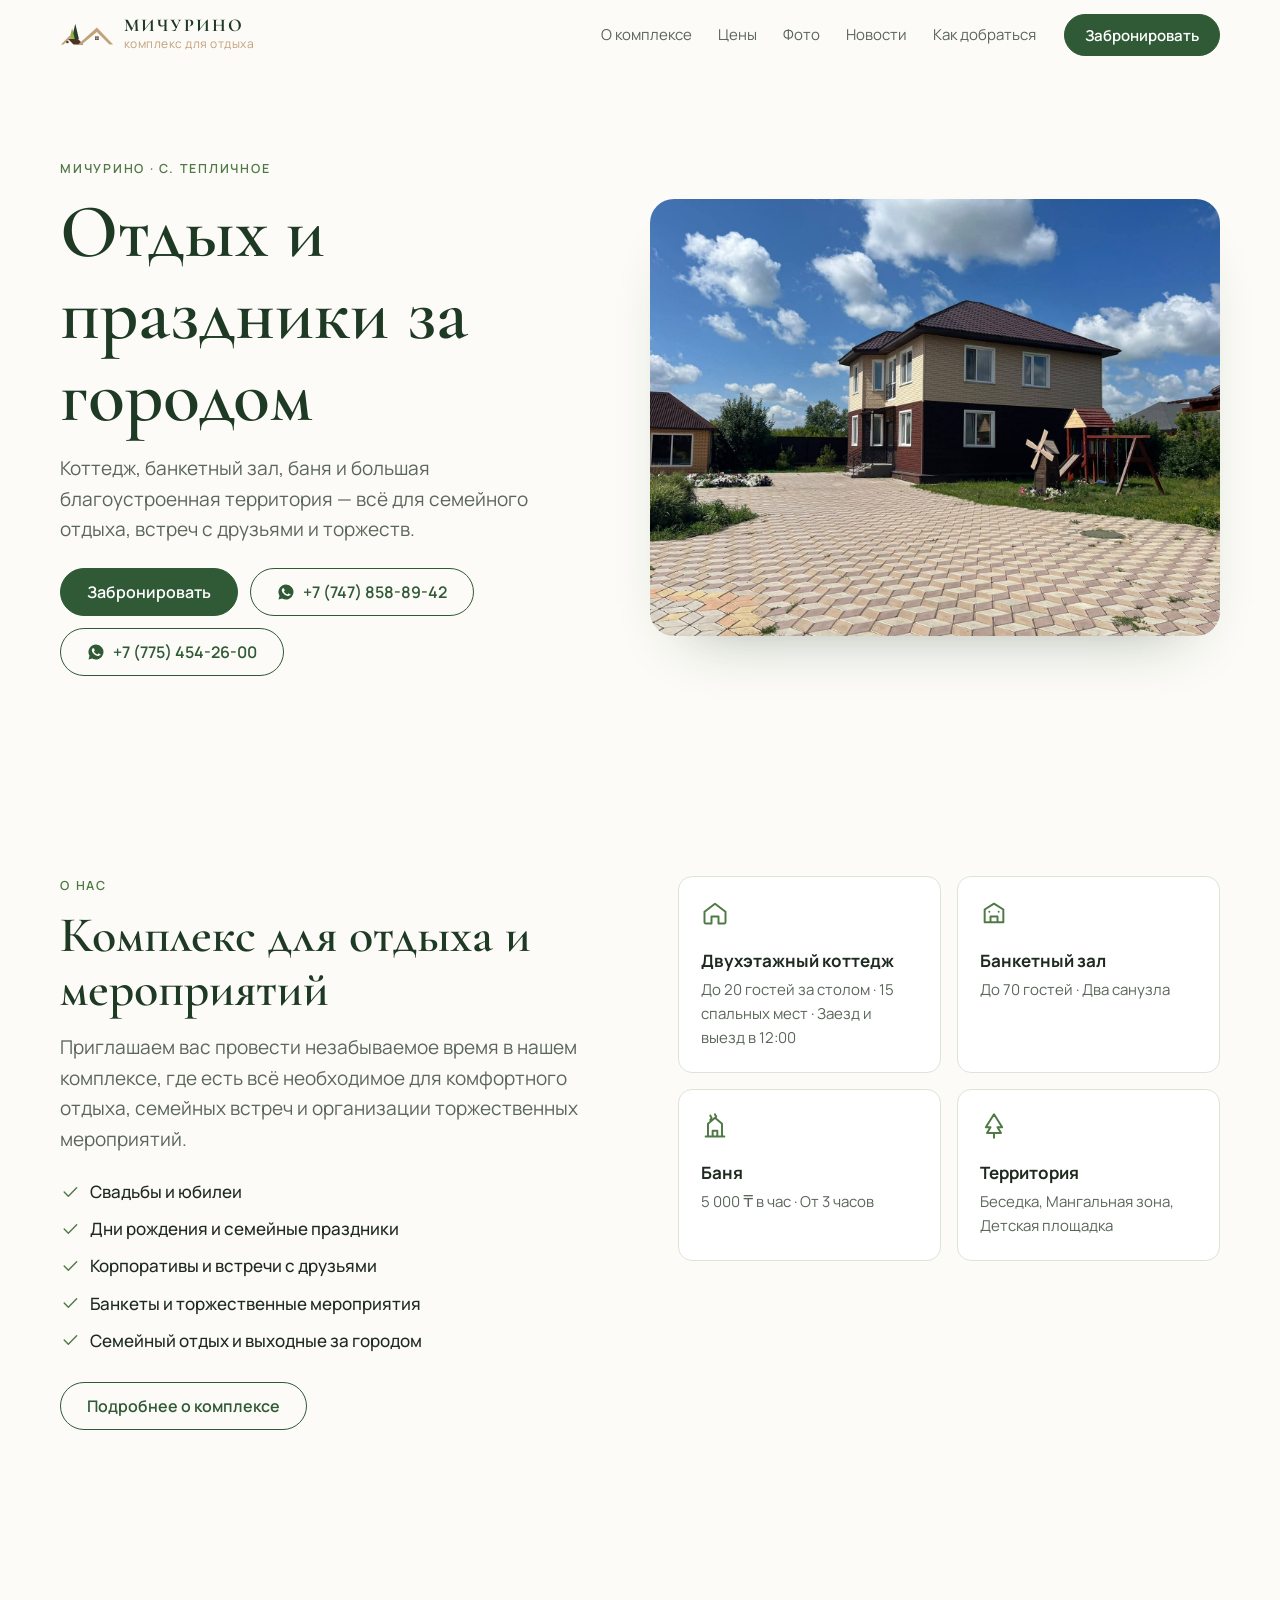
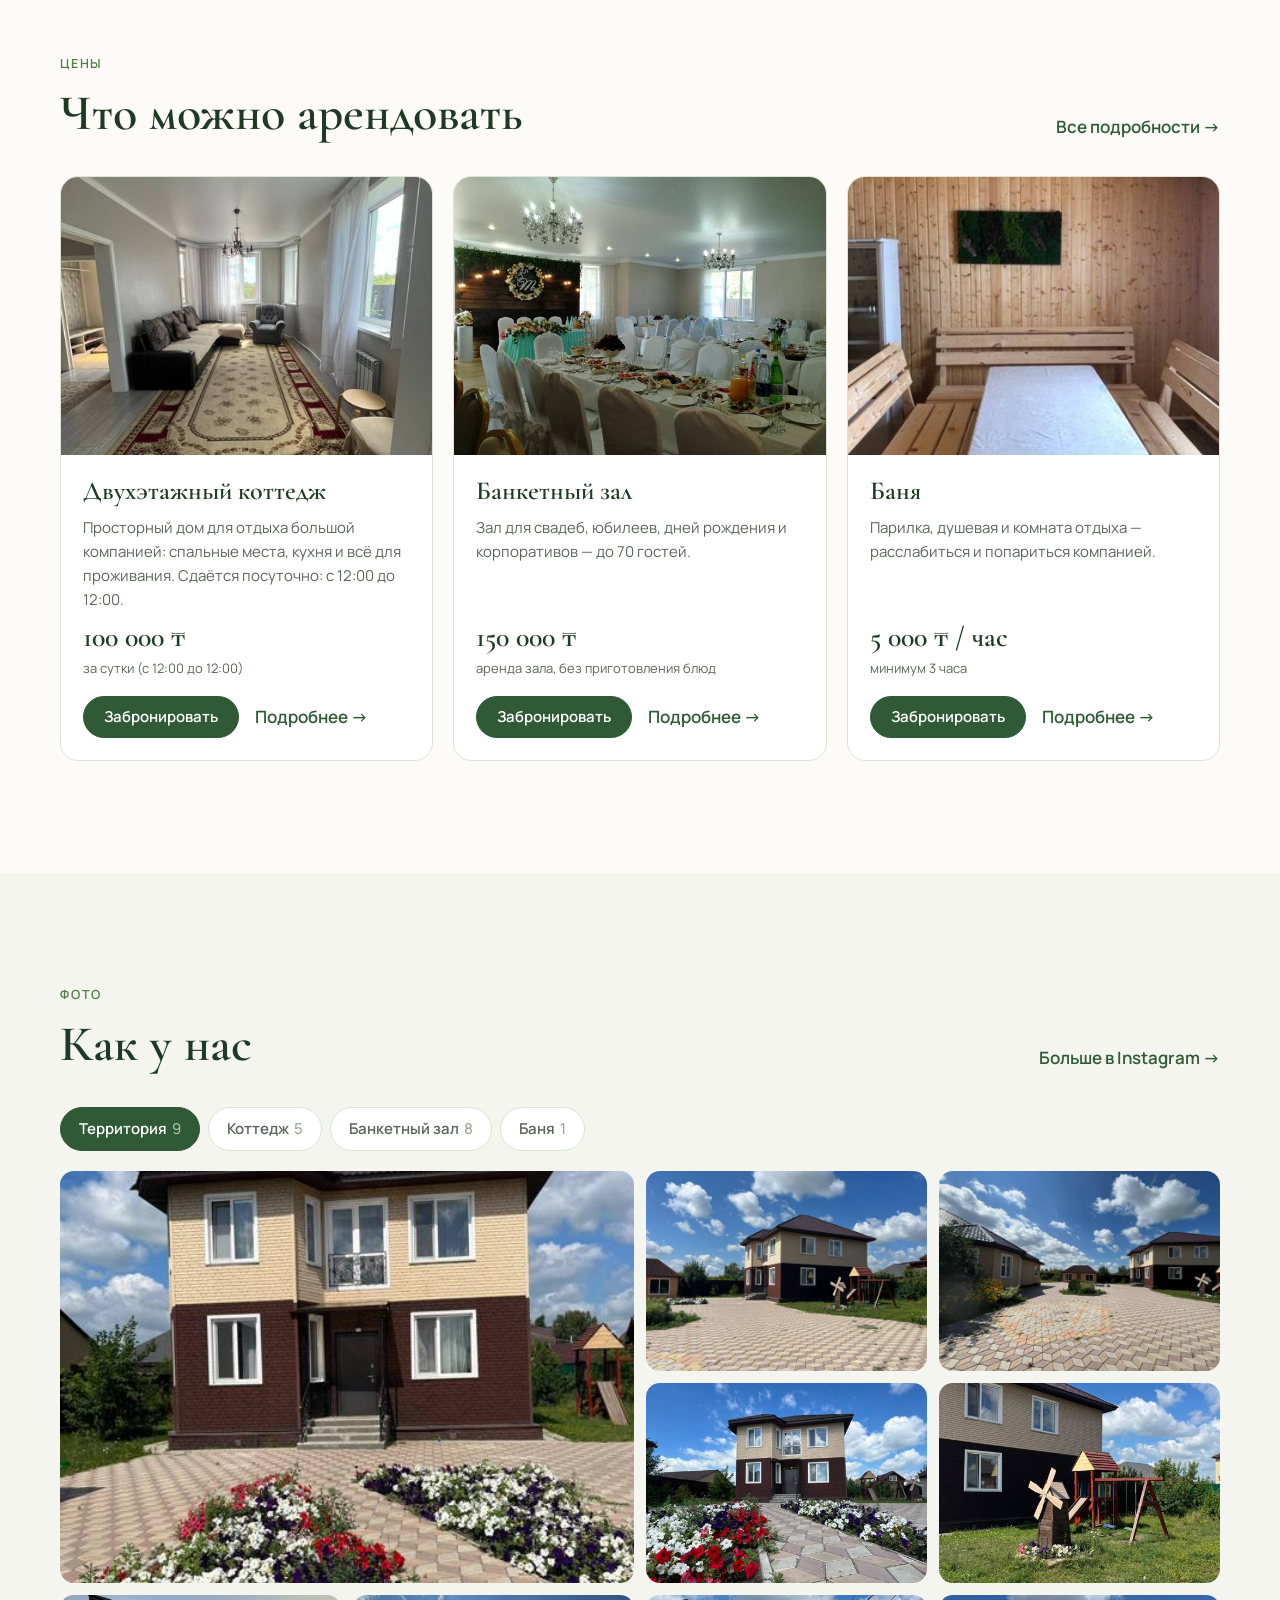
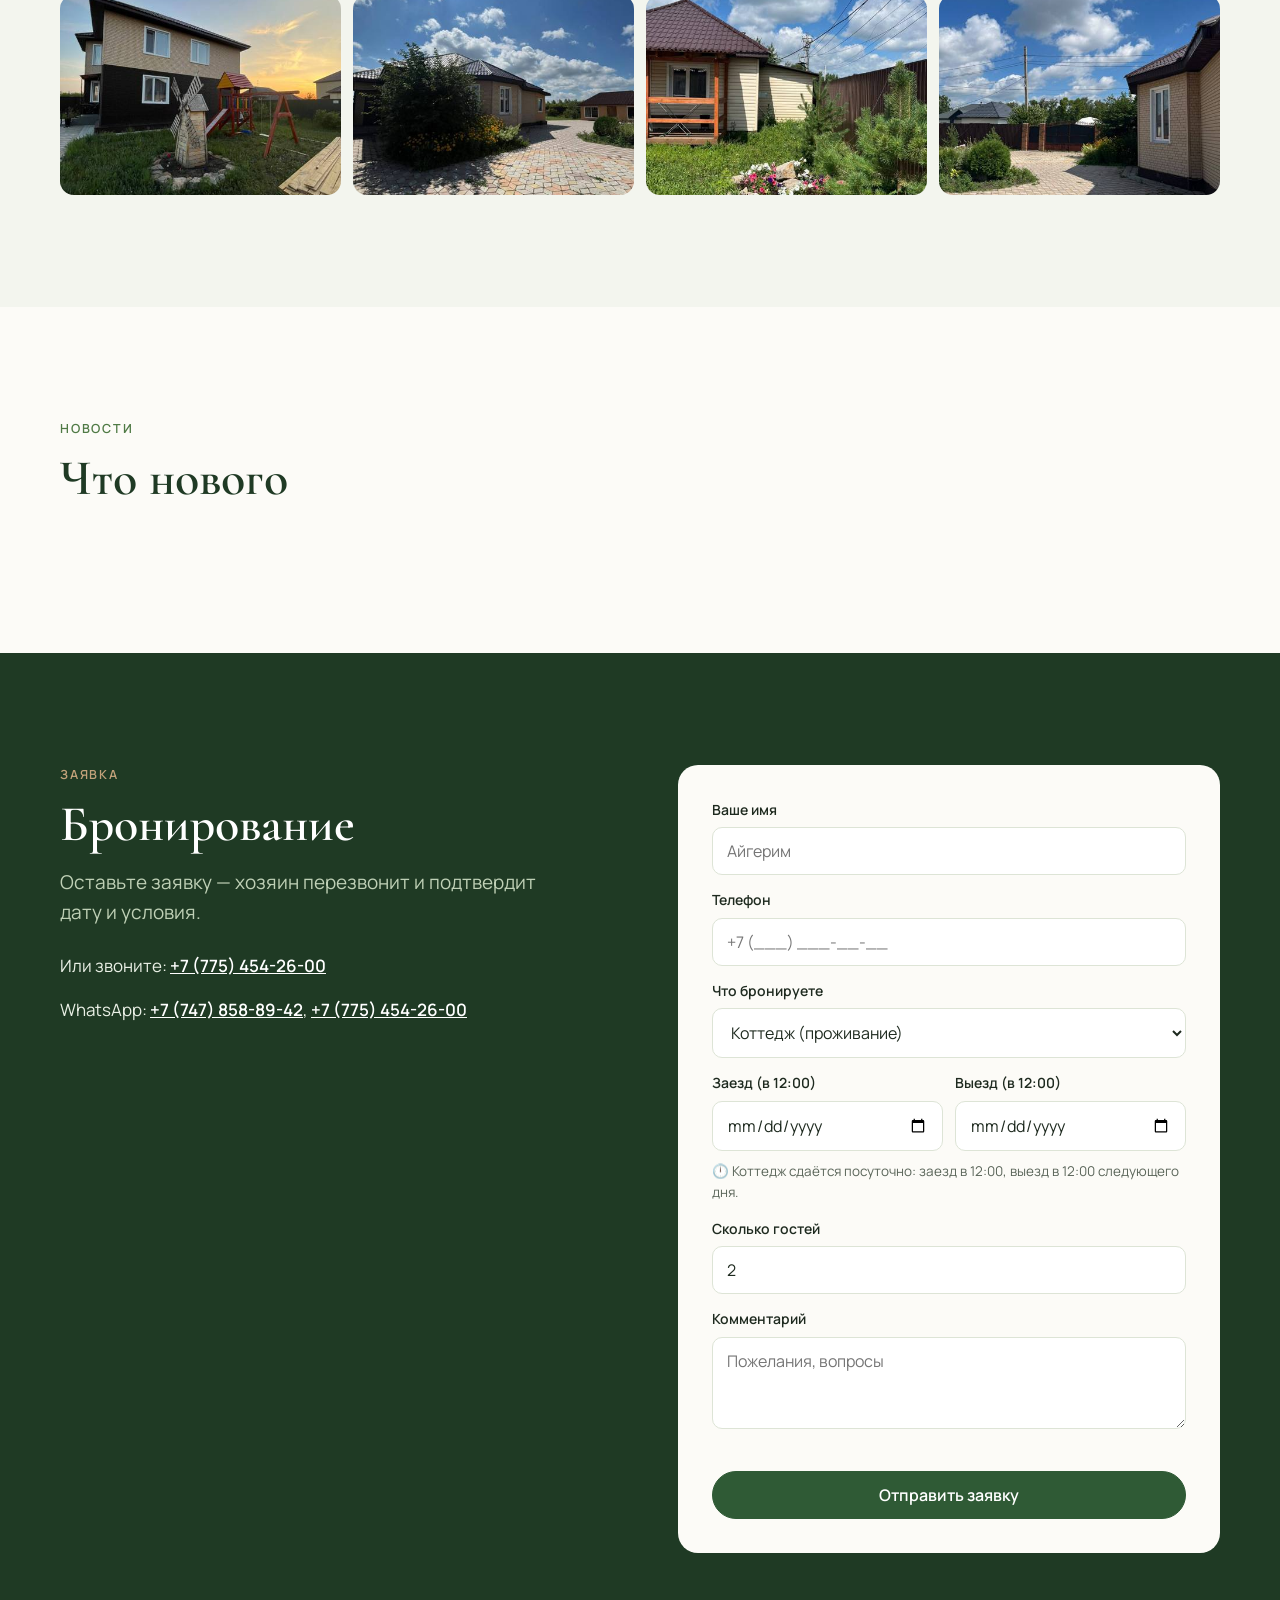
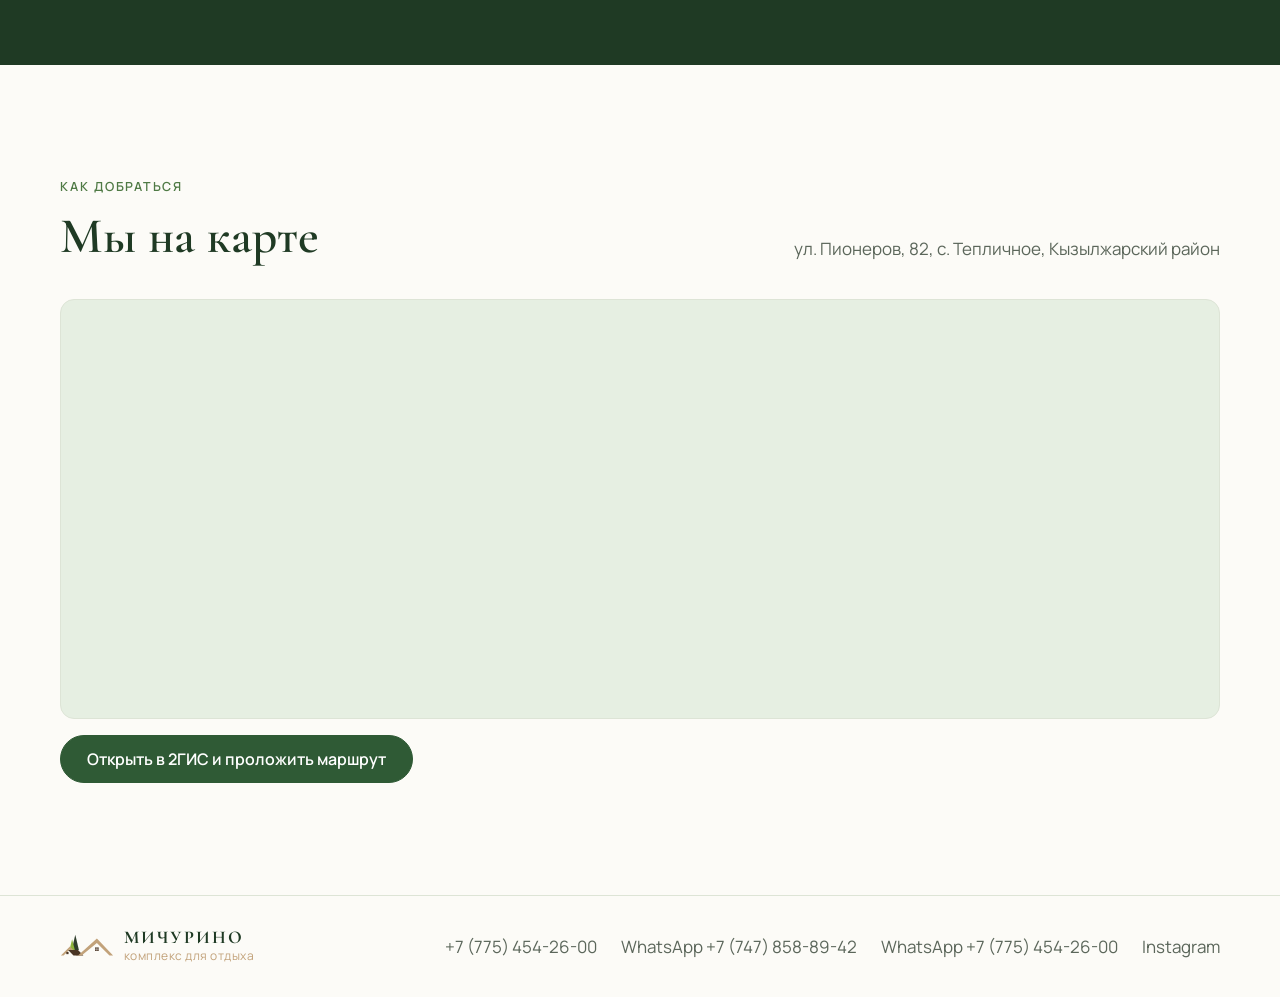
<file: index.html>
<!doctype html>
<html lang="ru">
<head>
  <meta charset="utf-8">
  <meta name="viewport" content="width=device-width, initial-scale=1">
  <title>Мичурино — коттедж, банкетный зал и баня</title>
  <meta name="description" content="Комплекс Мичурино в с. Тепличное: двухэтажный коттедж до 20 гостей, банкетный зал до 70 гостей, баня. Бронирование онлайн.">
  <link rel="icon" href="assets/logo.svg">
  <link rel="preconnect" href="https://fonts.googleapis.com">
  <link href="https://fonts.googleapis.com/css2?family=Cormorant+Garamond:wght@500;600;700&family=Manrope:wght@400;500;600;700&display=swap" rel="stylesheet">
  <link rel="stylesheet" href="styles.css">
</head>
<body>
  <header class="header" id="top">
    <a class="brand" href="#top">
      <img src="assets/logo.svg" alt="" width="54" height="29">
      <span><b data-c="name"></b><small data-c="tagline"></small></span>
    </a>
    <nav class="nav" id="nav">
      <a href="complex.html">О комплексе</a>
      <a href="#prices">Цены</a>
      <a href="#gallery">Фото</a>
      <a href="#dates" id="nav-dates" hidden>Свободные даты</a>
      <a href="#news">Новости</a>
      <a href="#map">Как добраться</a>
    </nav>
    <a class="btn btn-small" href="#booking">Забронировать</a>
    <button class="burger" id="burger" aria-label="Меню" aria-expanded="false"><span></span><span></span></button>
  </header>

  <main>
    <section class="hero">
      <div class="hero-text reveal">
        <p class="eyebrow">Мичурино · с. Тепличное</p>
        <h1 data-c="hero.title"></h1>
        <p class="lead" data-c="hero.text"></p>
        <div class="hero-actions" id="hero-actions">
          <a class="btn" href="#booking" data-c="hero.button"></a>
        </div>
      </div>
      <div class="hero-pic reveal"><img id="hero-img" alt="Комплекс Мичурино: двор и коттедж" fetchpriority="high"></div>
    </section>

    <section class="section" id="about">
      <div class="container two">
        <div class="reveal">
          <p class="eyebrow">О нас</p>
          <h2 data-c="about.title"></h2>
          <p class="lead" data-c="about.text"></p>
          <ul class="events" id="events"></ul>
          <a class="btn btn-ghost" href="complex.html" data-c="about.more"></a>
        </div>
        <div class="features" id="features"></div>
      </div>
    </section>

    <section class="section" id="prices">
      <div class="container">
        <div class="section-head reveal"><div><p class="eyebrow">Цены</p><h2>Что можно арендовать</h2></div><a class="link" href="complex.html">Все подробности →</a></div>
        <div class="objects" id="objects"></div>
      </div>
    </section>

    <section class="section alt" id="gallery">
      <div class="container">
        <div class="section-head reveal">
          <div><p class="eyebrow">Фото</p><h2>Как у нас</h2></div>
          <a class="link" id="ig-link" target="_blank" rel="noopener">Больше в Instagram →</a>
        </div>
        <div class="tabs-g" role="tablist" aria-label="Разделы фото" id="g-tabs"></div>
        <div class="gallery" id="g-grid"></div>
      </div>
    </section>

    <section class="section" id="news">
      <div class="container">
        <div class="section-head reveal"><div><p class="eyebrow">Новости</p><h2>Что нового</h2></div></div>
        <div class="posts" id="posts"></div>
      </div>
    </section>

    <section class="section cal-section" id="dates" hidden>
      <div class="container">
        <div class="section-head reveal">
          <div><p class="eyebrow">Календарь</p><h2>Забронированные даты</h2></div>
          <p class="muted">Цветом отмечены занятые дни. Нажмите на свободный день — он подставится в заявку.</p>
        </div>
        <div class="cal-card reveal">
          <div id="pub-cal"></div>
          <div class="cal-legend" aria-hidden="true"><span><i class="sw sw-cottage"></i>Коттедж занят</span><span><i class="sw sw-hall"></i>Банкетный зал занят</span><span><i class="sw sw-both"></i>Заняты оба</span><span><i class="sw sw-free"></i>Свободно</span></div>
        </div>
        <p class="muted cal-note" id="cal-note" hidden></p>
      </div>
    </section>

    <section class="section booking-wrap" id="booking">
      <div class="container two">
        <div class="reveal">
          <p class="eyebrow light">Заявка</p>
          <h2 data-c="booking.title"></h2>
          <p class="lead" data-c="booking.text"></p>
          <p class="contact-line">Или звоните: <a id="phone-link"></a></p>
          <p class="contact-line" id="wa-line"></p>
        </div>
        <form class="form reveal" id="booking-form" novalidate>
          <label>Ваше имя<input name="name" required autocomplete="name" placeholder="Айгерим"></label>
          <label>Телефон<input name="phone" type="tel" required autocomplete="tel" placeholder="+7 (___) ___-__-__"></label>
          <label>Что бронируете
            <select name="object">
              <option value="cottage">Коттедж (проживание)</option>
              <option value="hall">Банкетный зал (торжество)</option>
              <option value="banya">Баня</option>
              <option value="complex">Весь комплекс</option>
            </select>
          </label>
          <div class="row">
            <label><span id="lbl-in">Заезд</span><input name="date_in" type="date" required></label>
            <label id="row-out">Выезд (в 12:00)<input name="date_out" type="date"></label>
            <label id="row-hours" hidden>Сколько часов<input name="hours" type="number" min="3" max="24" value="3"></label>
          </div>
          <p class="stay-hint" id="stay-hint">🕛 Коттедж сдаётся посуточно: заезд в 12:00, выезд в 12:00 следующего дня.</p>
          <p class="date-warn" id="date-warn" role="status" hidden></p>
          <label>Сколько гостей<input name="guests" type="number" min="1" max="150" value="2"></label>
          <label class="hp" aria-hidden="true">Сайт<input name="website" tabindex="-1" autocomplete="off"></label>
          <label>Комментарий<textarea name="comment" rows="3" placeholder="Пожелания, вопросы"></textarea></label>
          <p class="form-error" id="form-error" role="alert"></p>
          <button class="btn btn-full" type="submit">Отправить заявку</button>
          <p class="form-ok" id="form-ok" role="status" hidden></p>
        </form>
      </div>
    </section>

    <section class="section" id="map">
      <div class="container">
        <div class="section-head reveal"><div><p class="eyebrow">Как добраться</p><h2>Мы на карте</h2></div><p class="muted" data-c="address"></p></div>
        <div class="map reveal"><iframe id="map-frame" title="Мичурино на карте 2ГИС" loading="lazy"></iframe></div>
        <div class="map-actions"><a class="btn" id="map-link" target="_blank" rel="noopener">Открыть в 2ГИС и проложить маршрут</a></div>
      </div>
    </section>
  </main>

  <dialog class="lb" id="lb" aria-label="Просмотр фото">
    <img id="lb-img" alt="">
    <button class="lb-btn lb-close" id="lb-close" aria-label="Закрыть">✕</button>
    <button class="lb-btn lb-prev" id="lb-prev" aria-label="Предыдущее фото">‹</button>
    <button class="lb-btn lb-next" id="lb-next" aria-label="Следующее фото">›</button>
    <p class="lb-count" id="lb-count"></p>
  </dialog>

  <footer class="footer">
    <div class="container foot">
      <div class="brand"><img src="assets/logo.svg" alt="" width="54" height="29"><span><b data-c="name"></b><small data-c="tagline"></small></span></div>
      <div class="foot-links">
        <a id="phone-foot"></a>
        <span id="wa-foot" class="foot-links"></span>
        <a id="ig-foot" target="_blank" rel="noopener">Instagram</a>
      </div>
    </div>
  </footer>

  <script src="vendor/supabase-2.117.3.js"></script>
  <script src="config.js"></script>
  <script src="content.js"></script>
  <script src="calendar.js"></script>
  <script src="app.js"></script>
</body>
</html>
</file>
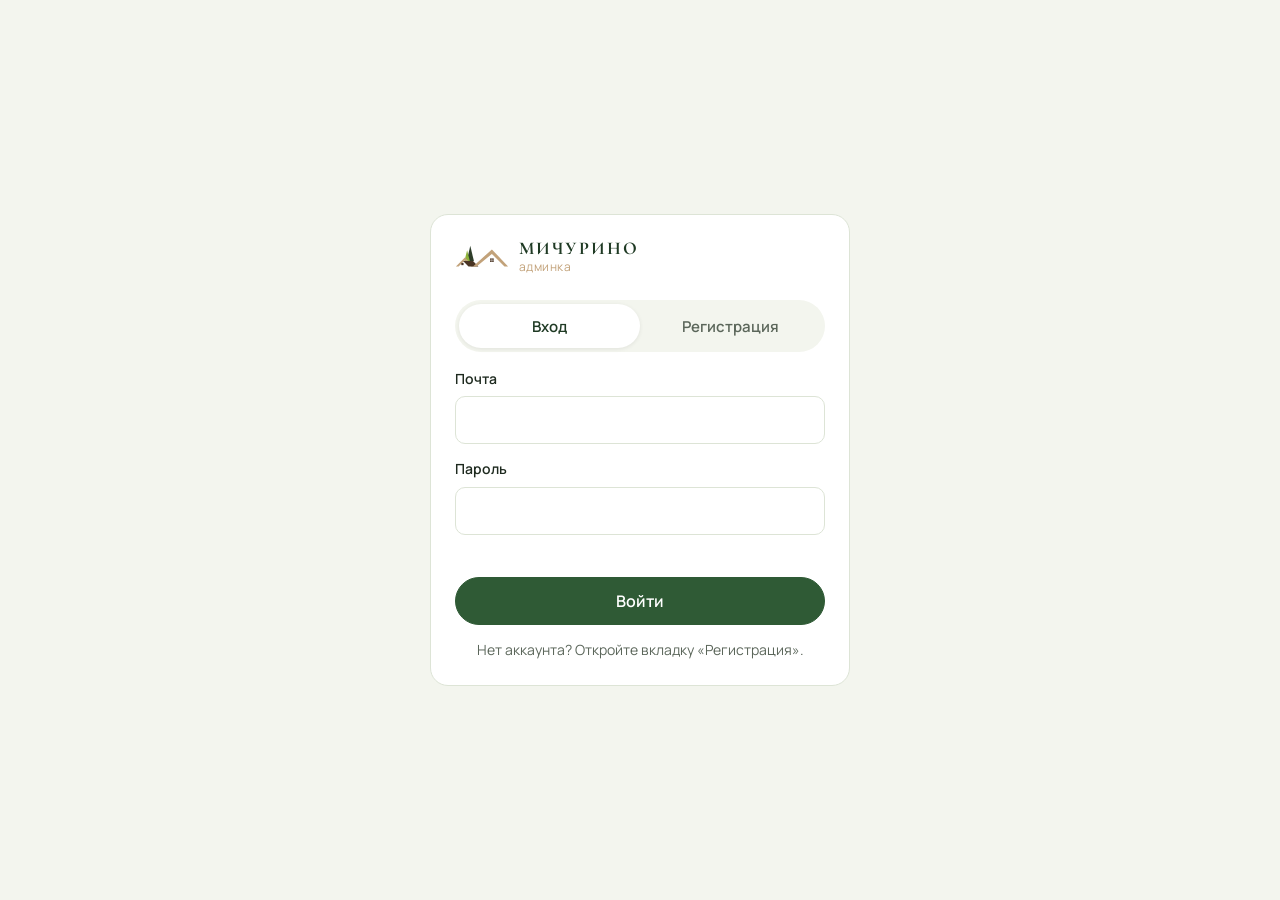
<file: admin.html>
<!doctype html>
<html lang="ru">
<head>
  <meta charset="utf-8">
  <meta name="viewport" content="width=device-width, initial-scale=1">
  <meta name="robots" content="noindex">
  <title>Админка — Мичурино</title>
  <link rel="icon" href="assets/logo.svg">
  <link href="https://fonts.googleapis.com/css2?family=Cormorant+Garamond:wght@600&family=Manrope:wght@400;500;600;700&display=swap" rel="stylesheet">
  <link rel="stylesheet" href="styles.css">
  <link rel="stylesheet" href="admin.css">
</head>
<body class="admin">
  <!-- Вход -->
  <section id="login" class="login" hidden>
    <div class="card auth">
      <div class="brand"><img src="assets/logo.svg" alt="" width="54" height="29"><span><b>Мичурино</b><small>админка</small></span></div>
      <div class="auth-tabs" role="tablist">
        <button role="tab" aria-selected="true" data-auth="in">Вход</button>
        <button role="tab" aria-selected="false" data-auth="up">Регистрация</button>
      </div>

      <form class="form" id="login-form" novalidate>
        <label>Почта<input name="email" type="email" required autocomplete="email" inputmode="email"></label>
        <label>Пароль<input name="password" type="password" required autocomplete="current-password"></label>
        <p class="form-error" id="login-error" role="alert"></p>
        <button class="btn btn-full" type="submit">Войти</button>
        <p class="hint">Нет аккаунта? Откройте вкладку «Регистрация».</p>
      </form>

      <form class="form" id="signup-form" novalidate hidden>
        <p class="hint top">Регистрация для сотрудников. После неё владелец получит запрос в Telegram и откроет вам доступ.</p>
        <label>Почта<input name="email" type="email" required autocomplete="email" inputmode="email"></label>
        <label>Придумайте пароль <small>(минимум 8 символов)</small><input name="password" type="password" required minlength="8" autocomplete="new-password"></label>
        <label>Повторите пароль<input name="password2" type="password" required minlength="8" autocomplete="new-password"></label>
        <p class="form-error" id="signup-error" role="alert"></p>
        <button class="btn btn-full" type="submit">Зарегистрироваться</button>
      </form>
    </div>
  </section>

  <section id="noaccess" class="login" hidden>
    <div class="card">
      <h2>Нужен доступ</h2>
      <p>Вы вошли, но прав администратора пока нет. Запрос владельцу отправляется автоматически — как только он подтвердит, нажмите «Проверить».</p>
      <p class="form-error" id="req-msg" role="status"></p>
      <div class="row-btns">
        <button class="btn btn-ghost" id="req-btn">Отправить запрос ещё раз</button>
        <button class="btn" id="req-check">Проверить</button>
        <button class="link-btn" data-logout>Выйти</button>
      </div>
    </div>
  </section>

  <!-- Панель -->
  <div id="panel" hidden>
    <header class="admin-head">
      <a class="brand" href="./"><img src="assets/logo.svg" alt="" width="54" height="29"><span><b>Мичурино</b><small>админка</small></span></a>
      <nav class="tabs" role="tablist">
        <button role="tab" data-tab="bookings" aria-selected="true">Заявки <span id="new-count" class="badge" hidden></span></button>
        <button role="tab" data-tab="dates">Даты</button>
        <button role="tab" data-tab="posts">Посты</button>
        <button role="tab" data-tab="stats">Посещения</button>
        <button role="tab" data-tab="access">Доступ <span id="req-count" class="badge" hidden></span></button>
      </nav>
      <button class="link-btn" data-logout>Выйти</button>
    </header>

    <main class="admin-main">
      <section data-panel="bookings">
        <div class="filters">
          <button class="chip active" data-filter="active">Активные</button>
          <button class="chip" data-filter="all">Все</button>
        </div>
        <div id="bookings-list" class="list"></div>
      </section>

      <section data-panel="dates" hidden>
        <h2 class="panel-title">Забронированные даты</h2>
        <p class="muted panel-sub">Отмечайте занятые дни здесь. Гости увидят их, только если включить показ ниже.</p>
        <label class="card toggle-card">
          <span><b>Показывать занятые даты гостям</b><small id="show-dates-hint">Календарь на сайте и в Telegram-боте</small></span>
          <input type="checkbox" id="show-dates" role="switch" disabled>
          <i class="switch" aria-hidden="true"></i>
        </label>
        <div id="dates-editor" class="de"></div>
      </section>

      <section data-panel="posts" hidden>
        <form class="form card" id="post-form">
          <h2>Новый пост</h2>
          <label>Заголовок<input name="title" required maxlength="200" placeholder="Свободные выходные 15–16 ноября"></label>
          <label>Текст<textarea name="body" rows="5" maxlength="5000" placeholder="О чём рассказать гостям"></textarea></label>
          <label class="file">Фото (необязательно)<input name="image" type="file" accept="image/jpeg,image/png,image/webp"></label>
          <img id="preview" class="preview" alt="" hidden>
          <p class="form-error" id="post-error" role="alert"></p>
          <button class="btn btn-full" type="submit">Опубликовать</button>
        </form>
        <h3 class="sub">Опубликованные</h3>
        <div id="posts-list" class="list"></div>
      </section>

      <section data-panel="stats" hidden>
        <div class="stats" id="stats-cards"></div>
        <div class="card">
          <h3>За последние 14 дней</h3>
          <div class="bars" id="bars"></div>
        </div>
      </section>
      <section data-panel="access" hidden>
        <div class="card tg">
          <h3>📲 Уведомления в Telegram</h3>
          <p class="muted" id="tg-status">Загрузка…</p>
          <div id="tg-chats" class="list"></div>
          <div class="row-btns">
            <button class="btn btn-small" id="tg-link">Подключить Telegram</button>
            <button class="btn btn-small btn-ghost" id="tg-test" hidden>Отправить тест</button>
          </div>
        </div>
        <h3 class="sub">Запросы на доступ</h3>
        <div id="req-list" class="list"></div>
        <h3 class="sub">Администраторы</h3>
        <div id="admin-list" class="list"></div>
        <p class="muted small">Как добавить человека: он открывает админку, во вкладке «Регистрация» создаёт аккаунт — вам в Telegram сразу придёт запрос с кнопками «Подтвердить / Отклонить». Подтвердить можно и здесь.</p>
      </section>
    </main>
  </div>

  <div class="toast" id="toast" role="status" hidden></div>

  <script src="vendor/supabase-2.117.3.js"></script>
  <script src="config.js"></script>
  <script src="calendar.js"></script>
  <script src="dates-editor.js"></script>
  <script src="admin.js"></script>
</body>
</html>
</file>
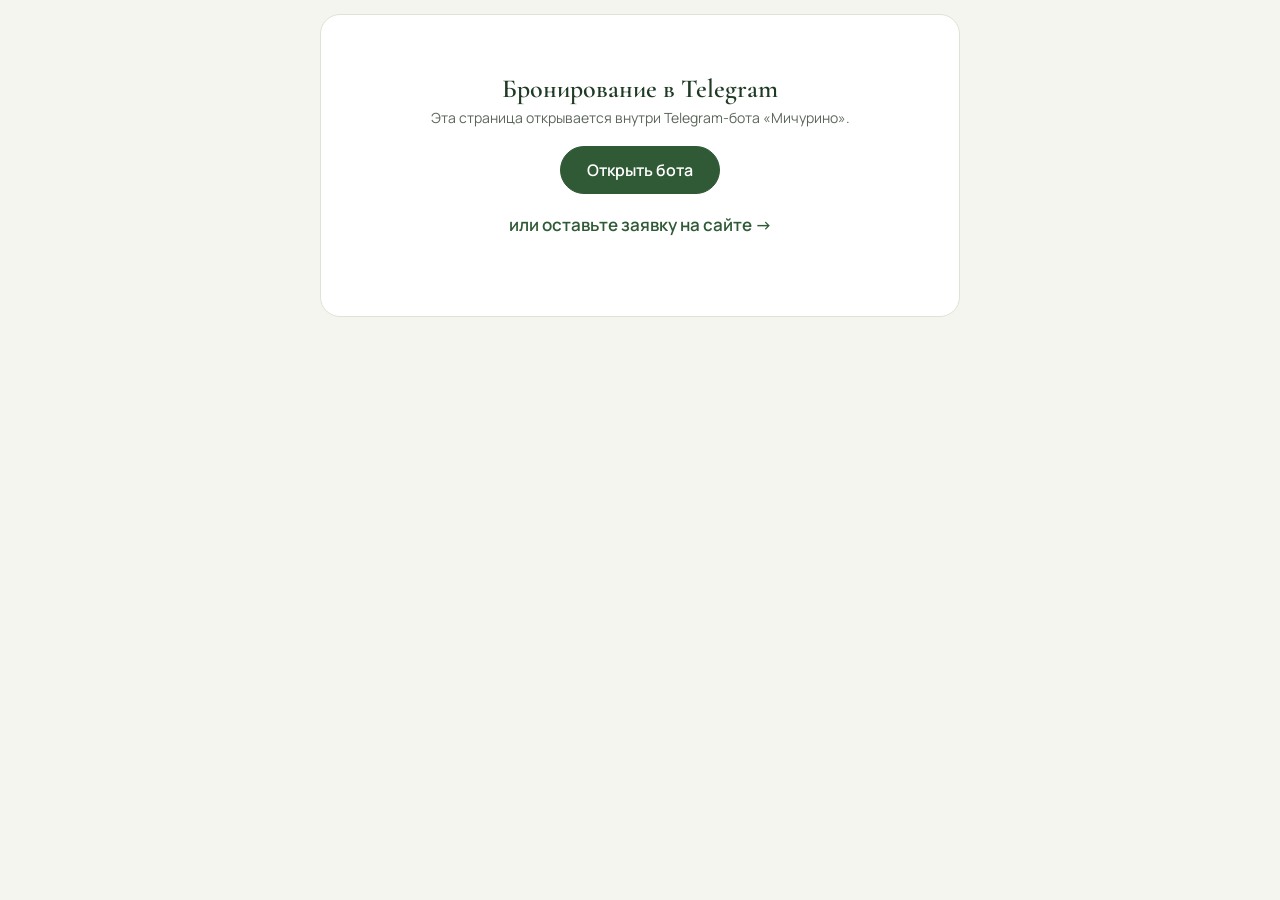
<file: book.html>
<!doctype html>
<html lang="ru">
<head>
  <meta charset="utf-8">
  <meta name="viewport" content="width=device-width, initial-scale=1, viewport-fit=cover">
  <title>Бронирование — Мичурино</title>
  <meta name="description" content="Онлайн-бронирование комплекса «Мичурино» в Telegram: свободные даты, коттедж, банкетный зал, баня.">
  <link rel="icon" href="assets/logo.svg">
  <link href="https://fonts.googleapis.com/css2?family=Cormorant+Garamond:wght@600&family=Manrope:wght@400;500;600;700&display=swap" rel="stylesheet">
  <link rel="stylesheet" href="styles.css">
  <style>
    body.bookapp { background: var(--bg-alt); min-height: 100vh; }
    .bk-wrap { width: min(640px, 100% - 24px); margin: 0 auto; padding: 14px 0 48px; display: grid; gap: 14px; }
    .bk-head { display: flex; align-items: center; gap: 10px; }
    .bk-head h1 { font-size: 30px; margin: 0; }
    .bk-card { background: #fff; border: 1px solid var(--line); border-radius: 20px; padding: clamp(14px, 4vw, 22px); }
    .bk-card > h2 { font-size: 26px; margin: 0 0 4px; }
    .bk-card > .muted { font-size: 14px; margin-bottom: 12px; }
    .bk-card .form { padding: 0; background: none; }
    .bk-estimate { margin: 0; padding: 10px 12px; border-radius: 10px; background: var(--green-100); color: var(--green-900); font-size: 14px; font-weight: 600; }
    .bk-phone-row { display: flex; gap: 8px; align-items: end; }
    .bk-phone-row label { flex: 1; }
    .bk-tg-phone { white-space: nowrap; min-height: 48px; }
    .bk-mine { display: grid; gap: 8px; }
    .bk-item { display: grid; grid-template-columns: 1fr auto; gap: 2px 10px; padding: 12px 14px; background: var(--bg-alt); border-radius: 12px; font-size: 14.5px; }
    .bk-item b { font-size: 15px; }
    .bk-item span:last-child { grid-column: 1; color: var(--muted); }
    .bk-st { grid-row: 1 / span 2; grid-column: 2; align-self: center; font-size: 11.5px; font-weight: 700; padding: 4px 10px; border-radius: 999px; text-transform: uppercase; letter-spacing: .04em; }
    .st-new { background: #FFF1D6; color: #8A5A00; } .st-confirmed { background: var(--green-100); color: var(--green-900); }
    .st-done { background: #ECEEEC; color: #5B665A; } .st-cancelled { background: #F8E3DF; color: #9A3A28; }
    .bk-done { text-align: center; padding: 28px 16px; }
    .bk-done .big { font-size: 46px; line-height: 1; }
    .bk-done h2 { margin: 10px 0 6px; }
    .bk-msg { text-align: center; padding: 60px 16px; }
    .bk-foot { text-align: center; font-size: 13.5px; color: var(--muted); }
    .bk-foot a { color: var(--green-700); font-weight: 600; }
  </style>
</head>
<body class="bookapp">
  <div class="bk-wrap" id="wrap">
    <header class="bk-head">
      <img src="assets/logo.svg" alt="" width="54" height="29">
      <h1>Бронирование</h1>
    </header>

    <section class="bk-card" id="cal-card" hidden>
      <h2>Свободные даты</h2>
      <p class="muted">Цветом отмечены занятые дни. Нажмите на свободный — он подставится в заявку.</p>
      <div id="cal"></div>
      <div class="cal-legend" aria-hidden="true"><span><i class="sw sw-cottage"></i>Коттедж</span><span><i class="sw sw-hall"></i>Зал</span><span><i class="sw sw-both"></i>Оба</span><span><i class="sw sw-free"></i>Свободно</span></div>
    </section>

    <section class="bk-card" id="form-card">
      <h2>Заявка</h2>
      <p class="muted">Хозяин перезвонит и подтвердит бронь — сообщение придёт сюда, в Telegram.</p>
      <form class="form" id="f" novalidate>
        <label>Что бронируете
          <select name="object">
            <option value="cottage">Коттедж (проживание)</option>
            <option value="hall">Банкетный зал (торжество)</option>
            <option value="banya">Баня</option>
            <option value="complex">Весь комплекс</option>
          </select>
        </label>
        <div class="row">
          <label><span id="lbl-in">Заезд (в 12:00)</span><input name="date_in" type="date" required></label>
          <label id="row-out">Выезд (в 12:00)<input name="date_out" type="date"></label>
          <label id="row-hours" hidden>Сколько часов<input name="hours" type="number" min="3" max="24" value="3" inputmode="numeric"></label>
        </div>
        <p class="stay-hint" id="stay-hint">🕛 Коттедж сдаётся посуточно: заезд в 12:00, выезд в 12:00 следующего дня.</p>
        <p class="date-warn" id="warn" hidden></p>
        <p class="bk-estimate" id="est" hidden></p>
        <label>Сколько гостей<input name="guests" type="number" min="1" max="150" value="2" inputmode="numeric"></label>
        <label>Ваше имя<input name="name" required autocomplete="name" maxlength="100"></label>
        <div class="bk-phone-row">
          <label>Телефон<input name="phone" type="tel" required autocomplete="tel" placeholder="+7 (___) ___-__-__" maxlength="30"></label>
          <button type="button" class="btn btn-small btn-ghost bk-tg-phone" id="tg-phone" hidden>📱 Из Telegram</button>
        </div>
        <label>Комментарий<textarea name="comment" rows="3" maxlength="1000" placeholder="Пожелания, вопросы"></textarea></label>
        <p class="form-error" id="err" role="alert"></p>
        <button class="btn btn-full" type="submit">Отправить заявку</button>
      </form>
    </section>

    <section class="bk-card" id="mine-card" hidden>
      <h2>Мои заявки</h2>
      <div class="bk-mine" id="mine"></div>
    </section>

    <p class="bk-foot">Вопросы: <a id="phone"></a> · <a href="index.html" id="site">Сайт и фото</a></p>
  </div>
  <div class="toast" id="toast" role="status" hidden></div>
  <style>.toast { position: fixed; left: 50%; bottom: 24px; transform: translateX(-50%); background: var(--green-900); color: #fff; padding: 12px 20px; border-radius: 999px; font-weight: 600; box-shadow: 0 10px 30px -10px rgba(0,0,0,.4); z-index: 50; }</style>

  <script src="https://telegram.org/js/telegram-web-app.js"></script>
  <script src="vendor/supabase-2.117.3.js"></script>
  <script src="config.js"></script>
  <script src="content.js"></script>
  <script src="calendar.js"></script>
  <script src="book.js"></script>
</body>
</html>
</file>
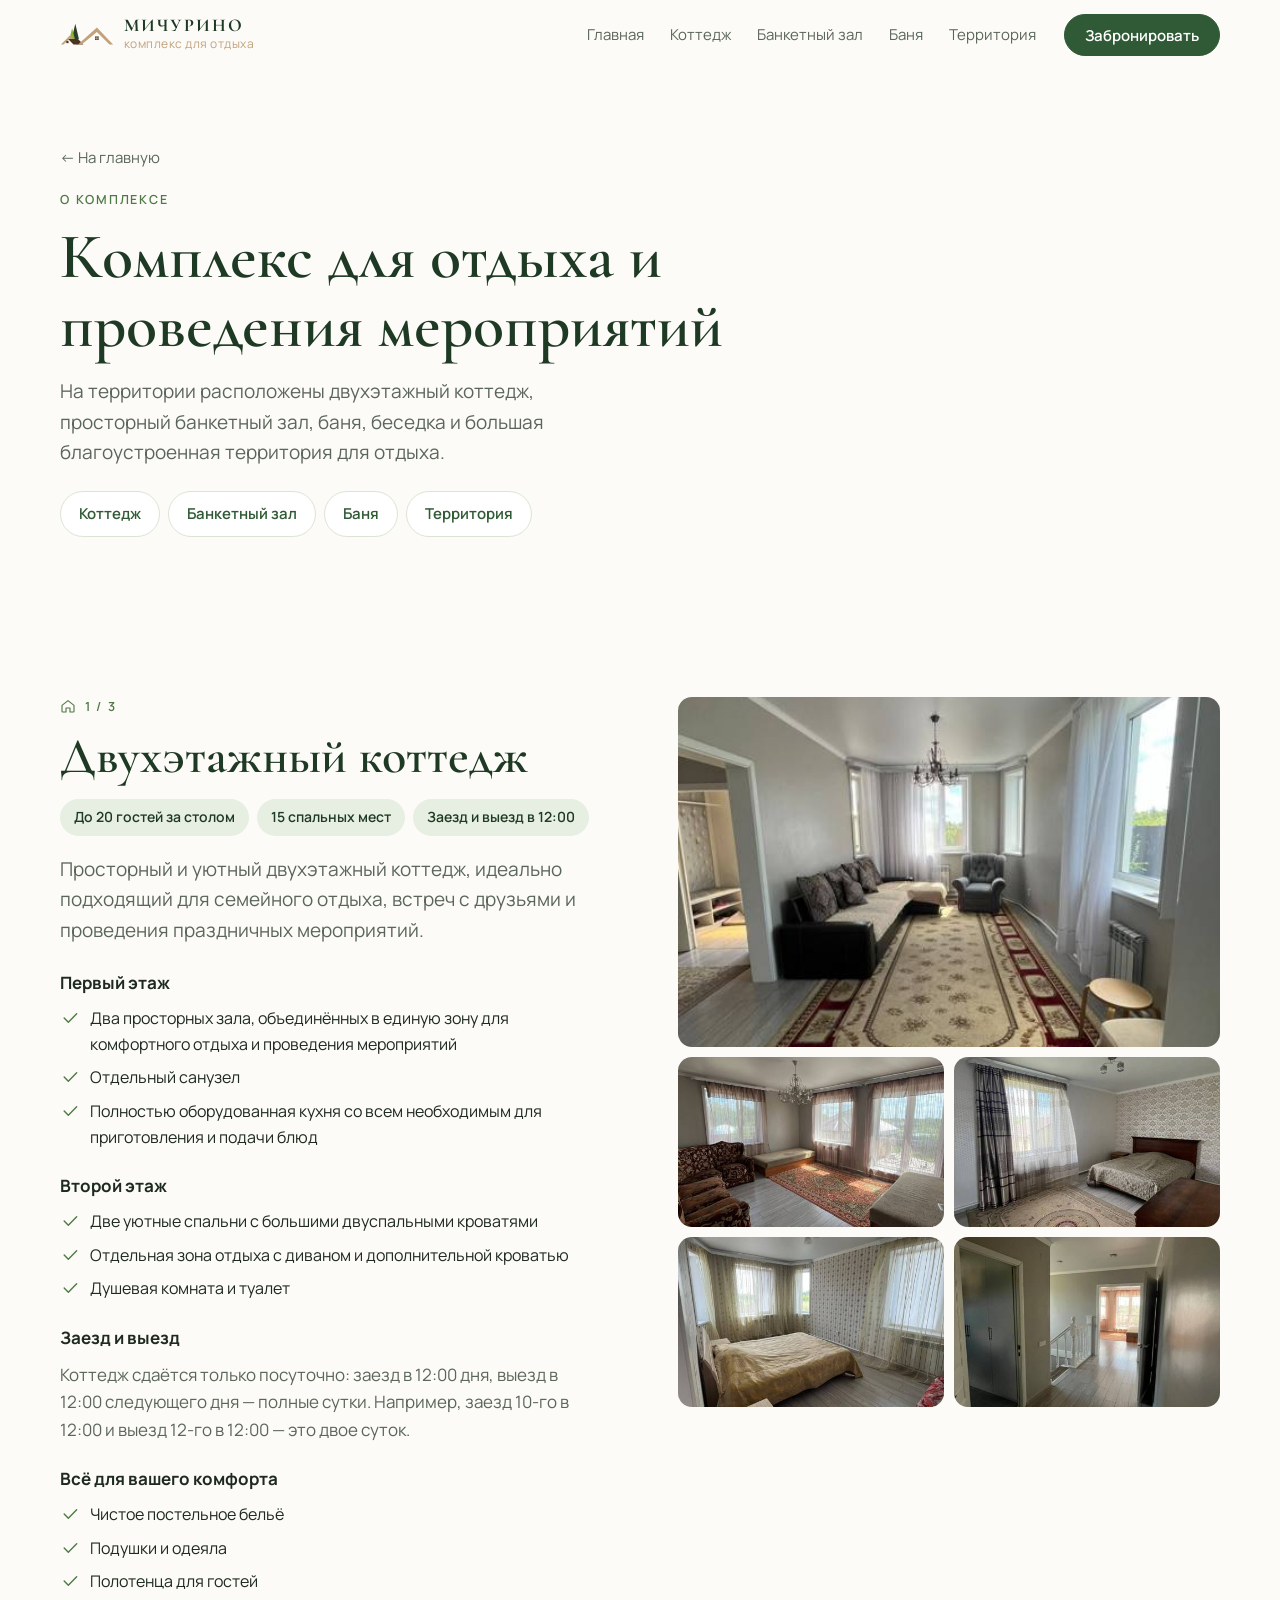
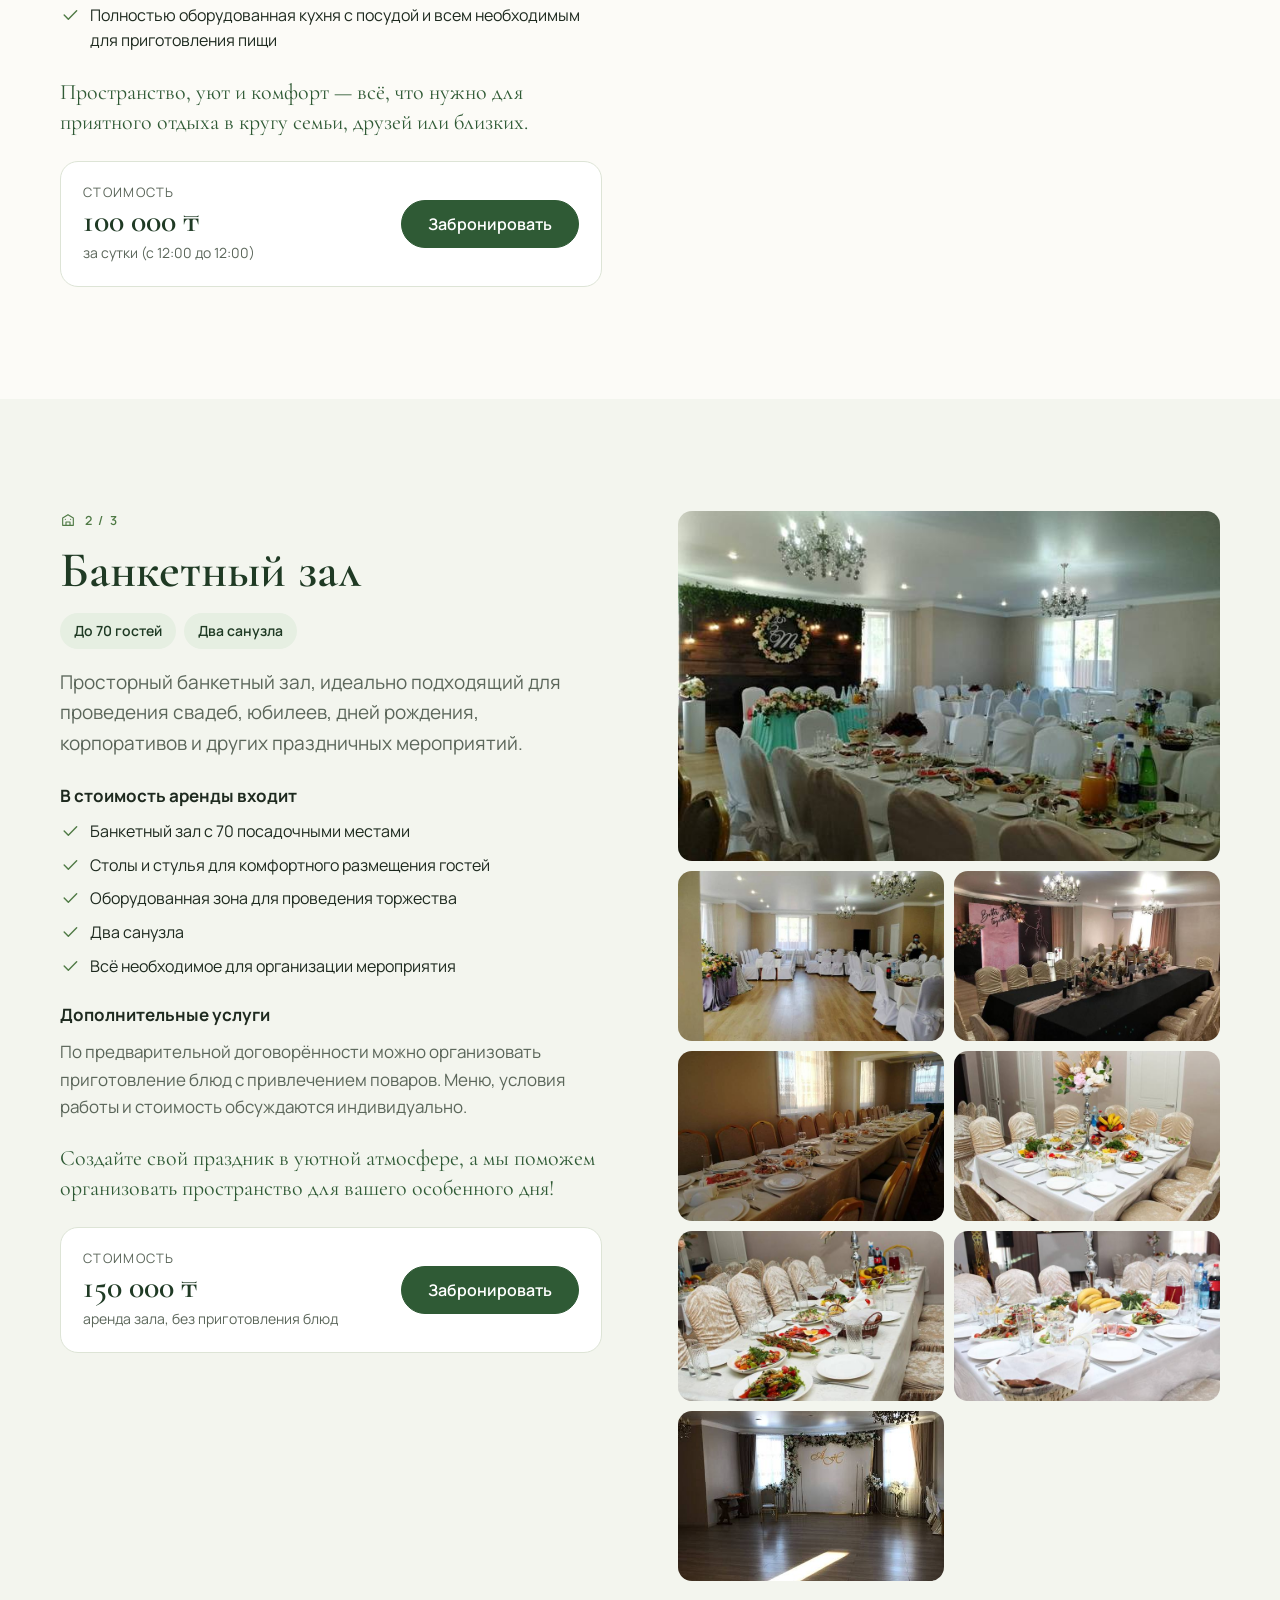
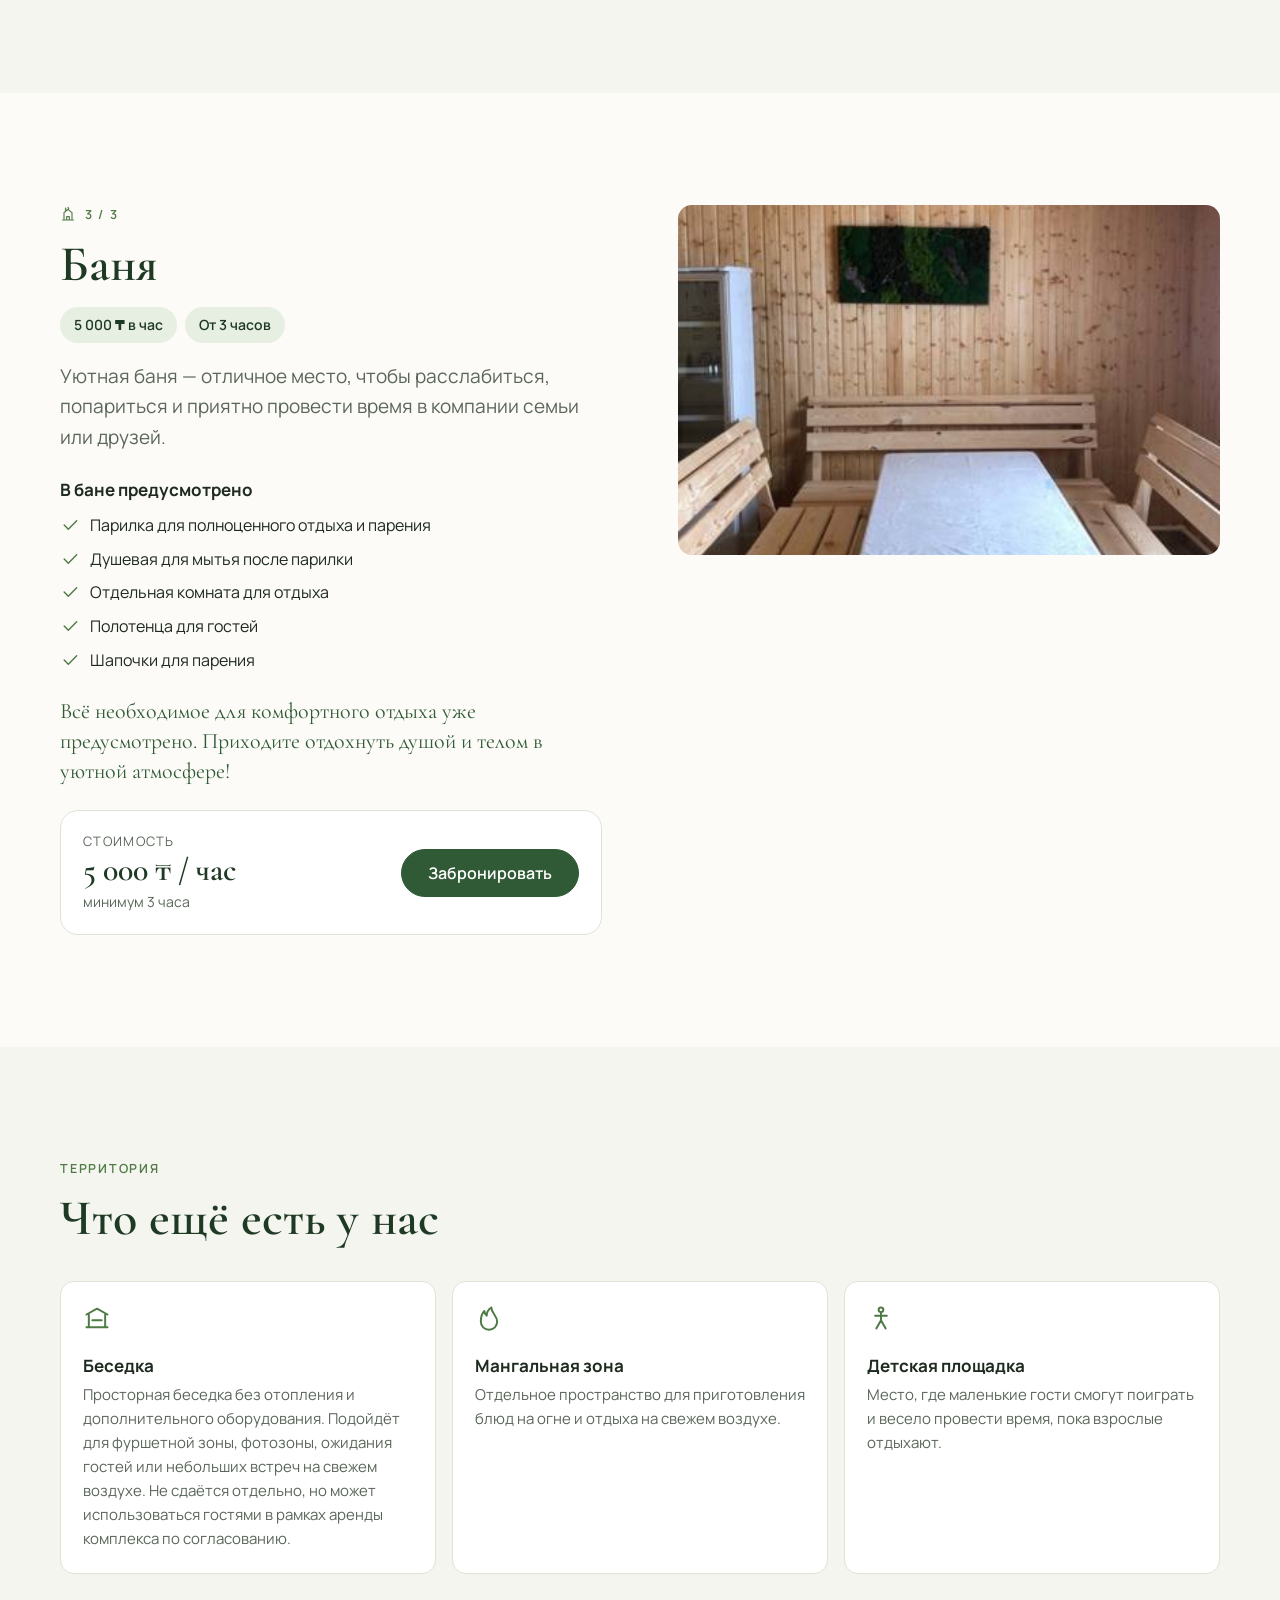
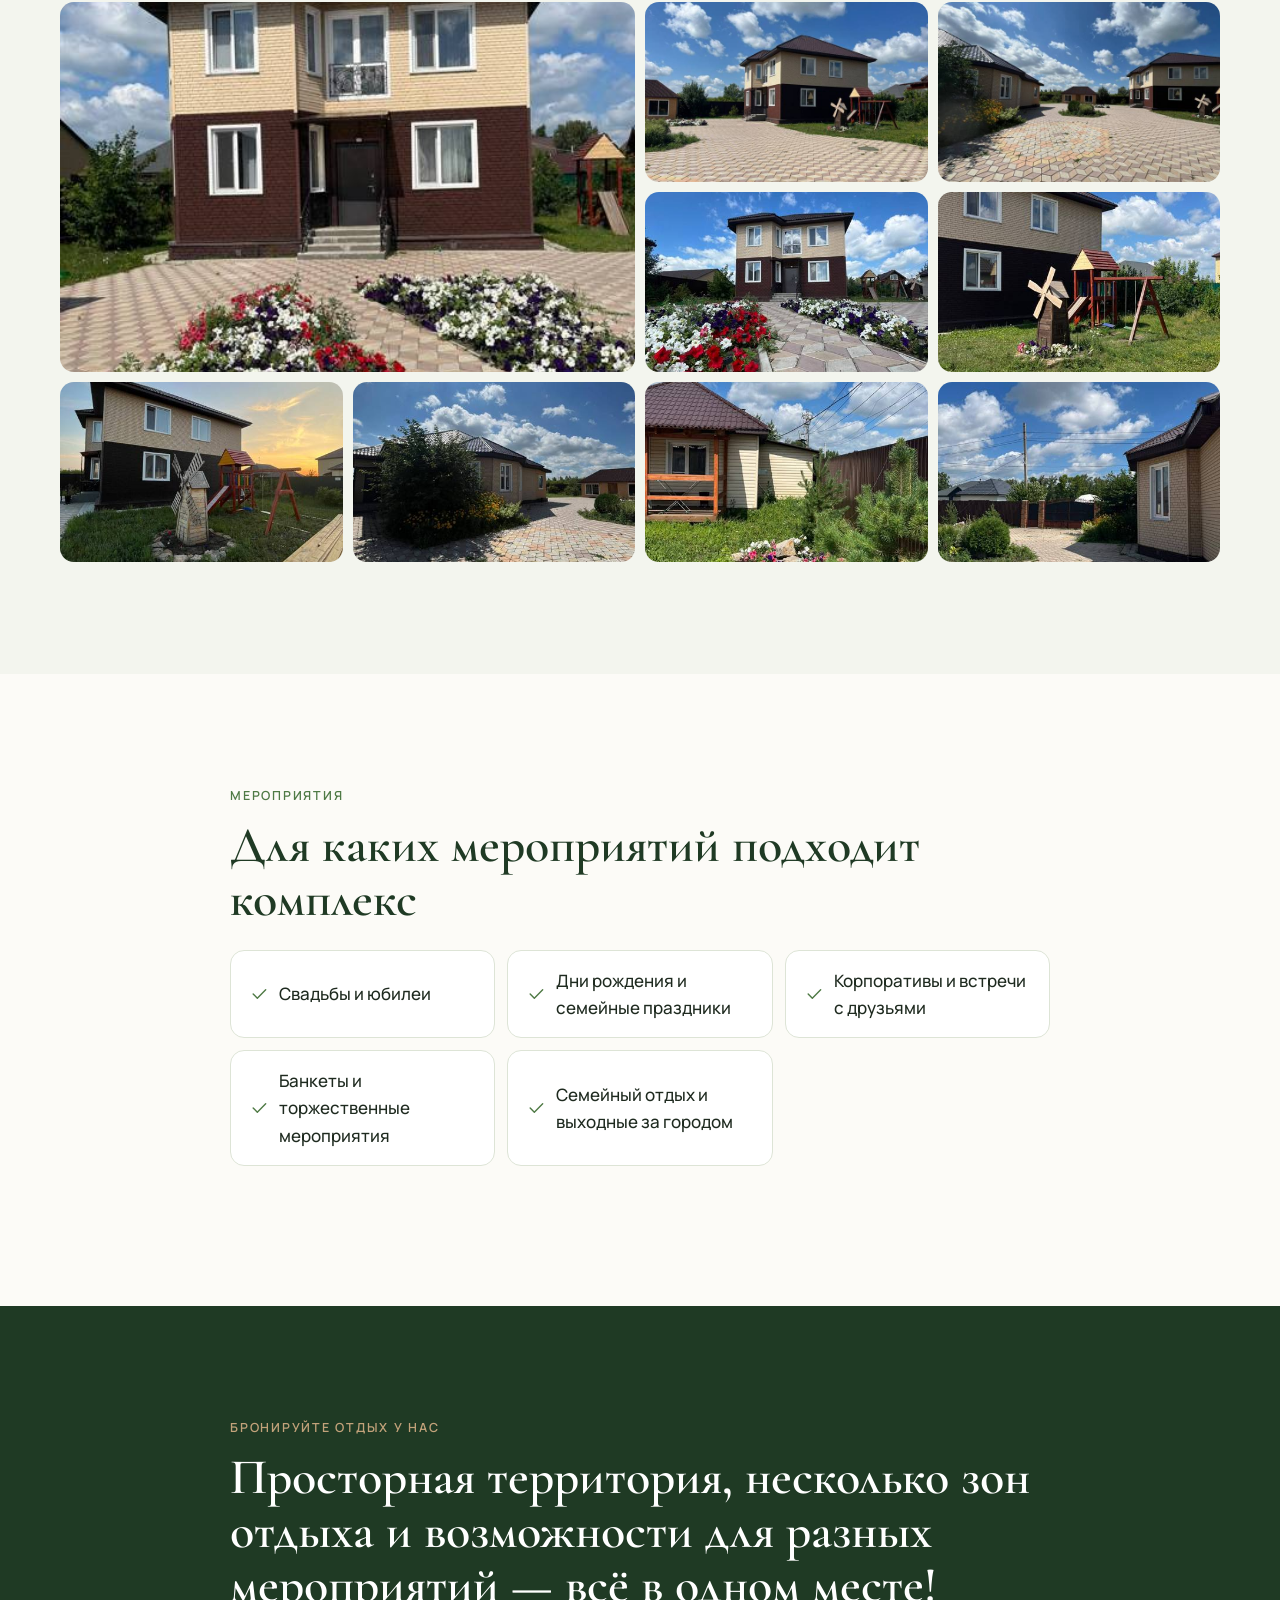
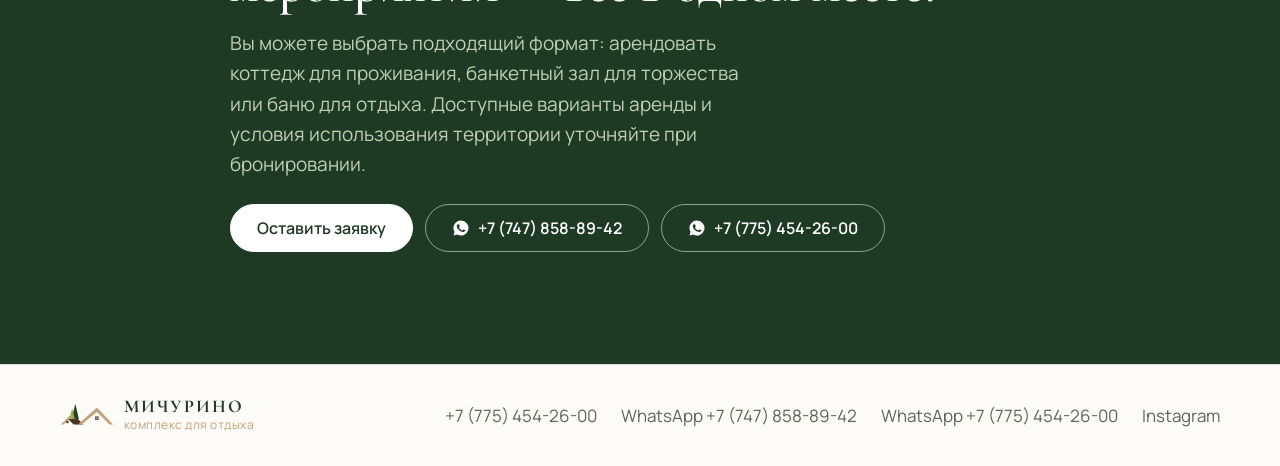
<file: complex.html>
<!doctype html>
<html lang="ru">
<head>
  <meta charset="utf-8">
  <meta name="viewport" content="width=device-width, initial-scale=1">
  <title>О комплексе — Мичурино</title>
  <meta name="description" content="Двухэтажный коттедж до 20 гостей, банкетный зал до 70 гостей, баня, беседка, мангальная зона и детская площадка в с. Тепличное.">
  <link rel="icon" href="assets/logo.svg">
  <link rel="preconnect" href="https://fonts.googleapis.com">
  <link href="https://fonts.googleapis.com/css2?family=Cormorant+Garamond:wght@500;600;700&family=Manrope:wght@400;500;600;700&display=swap" rel="stylesheet">
  <link rel="stylesheet" href="styles.css">
</head>
<body class="page-complex">
  <header class="header" id="top">
    <a class="brand" href="./">
      <img src="assets/logo.svg" alt="" width="54" height="29">
      <span><b data-c="name"></b><small data-c="tagline"></small></span>
    </a>
    <nav class="nav" id="nav">
      <a href="./">Главная</a>
      <a href="#cottage">Коттедж</a>
      <a href="#hall">Банкетный зал</a>
      <a href="#banya">Баня</a>
      <a href="#territory">Территория</a>
    </nav>
    <a class="btn btn-small" href="./#booking">Забронировать</a>
    <button class="burger" id="burger" aria-label="Меню" aria-expanded="false"><span></span><span></span></button>
  </header>

  <main>
    <section class="page-hero">
      <div class="container reveal">
        <a class="back" href="./">← На главную</a>
        <p class="eyebrow">О комплексе</p>
        <h1 data-c="complexPage.title"></h1>
        <p class="lead" data-c="complexPage.intro"></p>
        <nav class="jump" aria-label="Разделы">
          <a href="#cottage">Коттедж</a><a href="#hall">Банкетный зал</a><a href="#banya">Баня</a><a href="#territory">Территория</a>
        </nav>
      </div>
    </section>

    <div id="object-sections"></div>

    <section class="section alt" id="territory">
      <div class="container">
        <div class="section-head reveal"><div><p class="eyebrow">Территория</p><h2>Что ещё есть у нас</h2></div></div>
        <div class="extras" id="extras"></div>
        <div class="obj-photos wide" id="territory-photos"></div>
      </div>
    </section>

    <section class="section">
      <div class="container narrow reveal">
        <p class="eyebrow">Мероприятия</p>
        <h2 data-c="events.title"></h2>
        <ul class="events big" id="events"></ul>
      </div>
    </section>

    <section class="section booking-wrap cta">
      <div class="container narrow reveal">
        <p class="eyebrow light">Бронируйте отдых у нас</p>
        <h2 data-c="complexPage.final"></h2>
        <p class="lead" data-c="complexPage.cta"></p>
        <div class="hero-actions" id="hero-actions">
          <a class="btn btn-light" href="./#booking">Оставить заявку</a>
        </div>
      </div>
    </section>
  </main>

  <dialog class="lb" id="lb" aria-label="Просмотр фото">
    <img id="lb-img" alt="">
    <button class="lb-btn lb-close" id="lb-close" aria-label="Закрыть">✕</button>
    <button class="lb-btn lb-prev" id="lb-prev" aria-label="Предыдущее фото">‹</button>
    <button class="lb-btn lb-next" id="lb-next" aria-label="Следующее фото">›</button>
    <p class="lb-count" id="lb-count"></p>
  </dialog>

  <footer class="footer">
    <div class="container foot">
      <div class="brand"><img src="assets/logo.svg" alt="" width="54" height="29"><span><b data-c="name"></b><small data-c="tagline"></small></span></div>
      <div class="foot-links">
        <a id="phone-foot"></a>
        <span id="wa-foot" class="foot-links"></span>
        <a id="ig-foot" target="_blank" rel="noopener">Instagram</a>
      </div>
    </div>
  </footer>

  <script src="vendor/supabase-2.117.3.js"></script>
  <script src="config.js"></script>
  <script src="content.js"></script>
  <script src="app.js"></script>
</body>
</html>
</file>
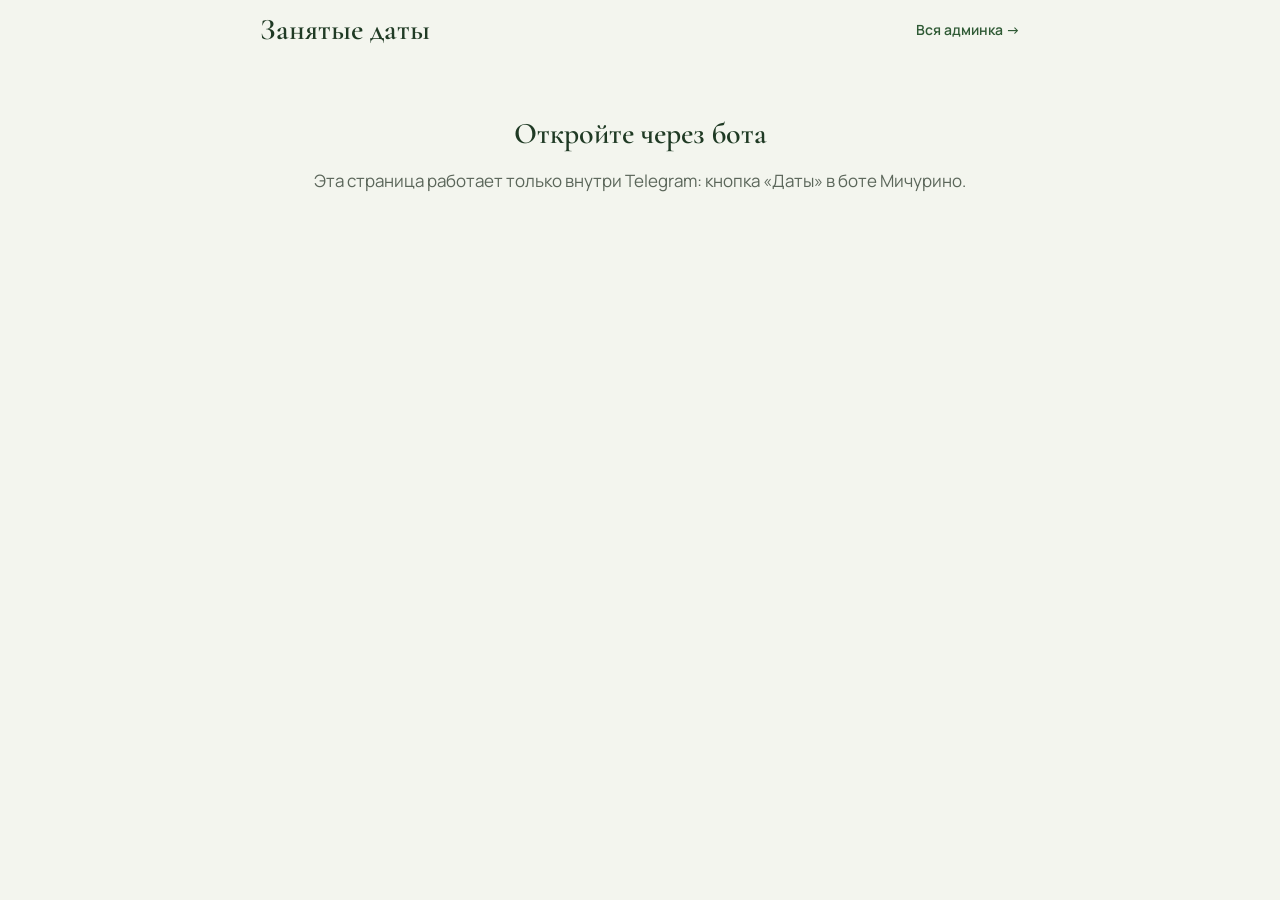
<file: tg.html>
<!doctype html>
<html lang="ru">
<head>
  <meta charset="utf-8">
  <meta name="viewport" content="width=device-width, initial-scale=1, viewport-fit=cover">
  <meta name="robots" content="noindex">
  <title>Занятые даты — Мичурино</title>
  <link rel="icon" href="assets/logo.svg">
  <link href="https://fonts.googleapis.com/css2?family=Cormorant+Garamond:wght@600&family=Manrope:wght@400;500;600;700&display=swap" rel="stylesheet">
  <link rel="stylesheet" href="styles.css">
  <link rel="stylesheet" href="admin.css">
  <style>
    body.tgapp { background: var(--bg-alt); min-height: 100vh; }
    .tg-wrap { width: min(760px, 100% - 24px); margin: 0 auto; padding: 14px 0 40px; }
    .tg-head { display: flex; align-items: center; justify-content: space-between; gap: 12px; margin-bottom: 12px; }
    .tg-head h1 { font-size: 30px; margin: 0; }
    .tg-head a { font-size: 14px; font-weight: 600; color: var(--green-700); text-decoration: none; white-space: nowrap; }
    .tg-msg { text-align: center; padding: 60px 16px; }
    .tg-msg h2 { font-size: 30px; }
  </style>
</head>
<body class="tgapp">
  <div class="tg-wrap">
    <header class="tg-head">
      <h1>Занятые даты</h1>
      <a href="admin.html" id="full">Вся админка →</a>
    </header>
    <div id="app" class="de"></div>
    <div id="msg" class="tg-msg" hidden></div>
  </div>
  <div class="toast" id="toast" role="status" hidden></div>

  <script src="https://telegram.org/js/telegram-web-app.js"></script>
  <script src="vendor/supabase-2.117.3.js"></script>
  <script src="config.js"></script>
  <script src="calendar.js"></script>
  <script src="dates-editor.js"></script>
  <script>
    (() => {
      const W = window.Telegram && Telegram.WebApp;
      const $ = (id) => document.getElementById(id);
      const toast = (m) => { const t = $('toast'); t.textContent = m; t.hidden = false; clearTimeout(t._t); t._t = setTimeout(() => (t.hidden = true), 2500); try { W.HapticFeedback.notificationOccurred('success'); } catch (_) {} };
      const stop = (title, text) => { $('app').hidden = true; $('msg').hidden = false; $('msg').innerHTML = `<h2>${title}</h2><p class="muted">${text}</p>`; };
      if (!W || !W.initData) return stop('Откройте через бота', 'Эта страница работает только внутри Telegram: кнопка «Даты» в боте Мичурино.');
      W.ready(); W.expand();
      try { W.setHeaderColor('#F3F5EE'); W.setBackgroundColor('#F3F5EE'); } catch (_) {}
      $('full').addEventListener('click', (e) => { e.preventDefault(); location.href = 'admin.html'; });

      const call = async (action, extra = {}) => {
        const r = await fetch(SB_URL + '/functions/v1/tg-dates', {
          method: 'POST', headers: { 'Content-Type': 'application/json', apikey: SB_KEY },
          body: JSON.stringify({ initData: W.initData, action, ...extra }),
        });
        const data = await r.json().catch(() => ({}));
        if (r.status === 403) { stop('Нет доступа', 'Этот Telegram не подключён к админке. Откройте админку на сайте → «Доступ» → «Подключить Telegram».'); throw new Error('forbidden'); }
        if (r.status === 401) { stop('Не удалось проверить вход', 'Закройте окно и откройте его заново из бота.'); throw new Error('signature'); }
        if (!r.ok || !data.rows) throw new Error(data.error || 'failed');
        return data.rows;
      };
      MDates.mount($('app'), {
        load: () => call('list'),
        add: (days, objects) => call('add', { days, objects }),
        remove: (days, objects) => call('remove', { days, objects }),
        toast,
      });
    })();
  </script>
</body>
</html>
</file>
<file: styles.css>
:root {
  --green-900: #1F3A24;
  --green-700: #2F5A35;
  --green-500: #4F7A45;
  --green-100: #E6EFE2;
  --wood: #C2A27A;
  --bg: #FCFBF7;
  --bg-alt: #F3F5EE;
  --text: #1E2A1F;
  --muted: #5B665A;
  --line: #DDE4D6;
  --radius: 14px;
  --ease: cubic-bezier(.22,.61,.36,1);
}
* { box-sizing: border-box; }
html { scroll-behavior: smooth; scroll-padding-top: 80px; }
body { margin: 0; background: var(--bg); color: var(--text); font: 400 17px/1.6 Manrope, system-ui, sans-serif; -webkit-font-smoothing: antialiased; }
img { max-width: 100%; display: block; }
a { color: inherit; }
h1, h2 { font-family: "Cormorant Garamond", Georgia, serif; font-weight: 600; line-height: 1.08; margin: 0 0 16px; color: var(--green-900); }
h1 { font-size: clamp(44px, 6vw, 76px); }
h2 { font-size: clamp(34px, 4vw, 50px); }
.lead { font-size: 19px; color: var(--muted); max-width: 520px; margin: 0 0 24px; }
.eyebrow { text-transform: uppercase; letter-spacing: .14em; font-size: 12.5px; font-weight: 600; color: var(--green-500); margin: 0 0 12px; }
.muted { color: var(--muted); margin: 0; }
.container { width: min(1160px, 100% - 40px); margin: 0 auto; }
.section { padding: clamp(64px, 9vw, 112px) 0; }
.section.alt { background: var(--bg-alt); }
.two { display: grid; grid-template-columns: 1fr 1fr; gap: clamp(32px, 6vw, 80px); align-items: start; }
.section-head { display: flex; justify-content: space-between; align-items: end; gap: 16px; margin-bottom: 36px; flex-wrap: wrap; }
.section-head h2 { margin: 0; }

/* buttons */
.btn { display: inline-flex; align-items: center; gap: 8px; min-height: 48px; padding: 0 26px; border-radius: 999px; border: 1.5px solid var(--green-700); background: var(--green-700); color: #fff; font: 600 16px Manrope, sans-serif; text-decoration: none; cursor: pointer; transition: background .25s var(--ease), transform .25s var(--ease), box-shadow .25s var(--ease); }
.btn:hover { background: var(--green-900); transform: translateY(-1px); box-shadow: 0 8px 20px -10px rgba(31,58,36,.5); }
.btn-ghost { background: transparent; color: var(--green-700); }
.btn-ghost:hover { background: var(--green-100); color: var(--green-900); }
.btn-small { min-height: 42px; padding: 0 20px; font-size: 15px; }
.btn-full { width: 100%; justify-content: center; }
:focus-visible { outline: 3px solid var(--wood); outline-offset: 3px; }
.link { color: var(--green-700); font-weight: 600; text-decoration: none; }
.link:hover { text-decoration: underline; }

/* header */
.header { position: sticky; top: 0; z-index: 20; display: flex; align-items: center; gap: 28px; padding: 14px max(20px, calc((100% - 1160px)/2)); background: rgba(252,251,247,.88); backdrop-filter: blur(10px); border-bottom: 1px solid transparent; transition: border-color .3s; }
.header.scrolled { border-color: var(--line); }
.brand { display: flex; align-items: center; gap: 10px; text-decoration: none; }
.brand b { display: block; font: 700 18px/1 "Cormorant Garamond", serif; letter-spacing: .12em; text-transform: uppercase; color: var(--green-900); }
.brand small { display: block; font-size: 12px; color: var(--wood); letter-spacing: .04em; }
.nav { display: flex; gap: 26px; margin-left: auto; }
.nav a { text-decoration: none; font-size: 15px; color: var(--muted); transition: color .2s; }
.nav a:hover { color: var(--green-700); }
.burger { display: none; width: 44px; height: 44px; border: 0; background: none; cursor: pointer; padding: 12px; }
.burger span { display: block; height: 2px; background: var(--green-900); margin: 5px 0; transition: transform .3s var(--ease); }

/* hero */
.hero { width: min(1160px, 100% - 40px); margin: 0 auto; display: grid; grid-template-columns: 1fr 1.05fr; gap: 48px; align-items: center; padding: clamp(40px, 7vw, 88px) 0; }
.hero-actions { display: flex; gap: 12px; flex-wrap: wrap; }
.hero-pic { border-radius: 24px; overflow: hidden; aspect-ratio: 6/4.6; box-shadow: 0 30px 60px -40px rgba(31,58,36,.45); }
.hero-pic svg { width: 100%; height: 100%; display: block; }
.house { animation: rise 1.2s var(--ease) both .2s; }
@keyframes rise { from { transform: translateY(14px); opacity: 0; } }

/* features */
.features { display: grid; grid-template-columns: 1fr 1fr; gap: 16px; }
.feature { background: #fff; border: 1px solid var(--line); border-radius: var(--radius); padding: 22px; transition: transform .3s var(--ease), box-shadow .3s var(--ease); }
.feature:hover { transform: translateY(-3px); box-shadow: 0 14px 30px -22px rgba(31,58,36,.4); }
.feature svg { width: 28px; height: 28px; color: var(--green-500); margin-bottom: 12px; }
.feature h3 { margin: 0 0 4px; font-size: 17px; }
.feature p { margin: 0; font-size: 15px; color: var(--muted); }

/* placeholders / gallery */
.ph { margin: 0; display: grid; place-items: center; text-align: center; padding: 16px; border-radius: var(--radius); color: var(--green-500); font-size: 14px; background: repeating-linear-gradient(135deg, var(--green-100) 0 12px, #EDF3E9 12px 24px); border: 1px dashed #BFD0B6; }
.tabs-g { display: flex; gap: 8px; flex-wrap: wrap; margin-bottom: 20px; }
.tabs-g button { border: 1.5px solid var(--line); background: #fff; color: var(--muted); border-radius: 999px; padding: 10px 18px; font: 600 15px Manrope, sans-serif; cursor: pointer; transition: all .25s var(--ease); min-height: 44px; }
.tabs-g button span { font-weight: 500; opacity: .6; margin-left: 2px; }
.tabs-g button:hover { border-color: var(--green-500); color: var(--green-700); }
.tabs-g button[aria-selected="true"] { background: var(--green-700); border-color: var(--green-700); color: #fff; }
.gallery { display: grid; grid-template-columns: repeat(4, 1fr); grid-auto-rows: 200px; gap: 12px; }
.gallery .g-item:first-child { grid-column: span 2; grid-row: span 2; }
.gallery.n1 { grid-template-columns: 1fr; grid-auto-rows: 460px; }
.gallery.n1 .g-item:first-child { grid-column: auto; grid-row: auto; }
.g-item { padding: 0; border: 0; border-radius: var(--radius); overflow: hidden; cursor: zoom-in; background: var(--green-100); }
.g-item img { width: 100%; height: 100%; object-fit: cover; opacity: 0; transform: scale(1.02); transition: opacity .5s var(--ease), transform .6s var(--ease); }
.g-item img.ok { opacity: 1; transform: none; }
.g-item:hover img { transform: scale(1.04); }
.hero-pic img { width: 100%; height: 100%; object-fit: cover; }
.lb { border: 0; padding: 0; background: transparent; max-width: 100vw; max-height: 100vh; width: 100vw; height: 100vh; }
.lb::backdrop { background: rgba(15,25,16,.92); }
.lb[open] { display: grid; place-items: center; }
.lb img { max-width: 92vw; max-height: 86vh; border-radius: 10px; object-fit: contain; }
.lb-btn { position: fixed; background: rgba(255,255,255,.14); color: #fff; border: 0; width: 52px; height: 52px; border-radius: 50%; font-size: 28px; line-height: 1; cursor: pointer; transition: background .2s; }
.lb-btn:hover { background: rgba(255,255,255,.28); }
.lb-close { top: 16px; right: 16px; font-size: 20px; }
.lb-prev { left: 16px; top: 50%; transform: translateY(-50%); }
.lb-next { right: 16px; top: 50%; transform: translateY(-50%); }
.lb-count { position: fixed; bottom: 18px; left: 50%; transform: translateX(-50%); color: #fff; margin: 0; font-size: 14px; opacity: .8; }


/* prices */
.prices { display: grid; grid-template-columns: repeat(3, 1fr); gap: 16px; }
.price { background: #fff; border: 1px solid var(--line); border-radius: var(--radius); padding: 28px; }
.price h3 { margin: 0 0 14px; font-size: 15px; text-transform: uppercase; letter-spacing: .1em; color: var(--muted); }
.price strong { display: block; font: 600 36px/1.1 "Cormorant Garamond", serif; color: var(--green-900); }
.price span { font-size: 14px; color: var(--muted); }

/* posts */
.posts { display: grid; grid-template-columns: repeat(3, 1fr); gap: 20px; }
.post { background: #fff; border-radius: var(--radius); overflow: hidden; border: 1px solid var(--line); }
.post .ph, .post img { border: 0; border-radius: 0; aspect-ratio: 4/3; width: 100%; object-fit: cover; }
[hidden] { display: none !important; }
.post div { padding: 18px 20px 22px; }
.post time { font-size: 13px; color: var(--wood); font-weight: 600; }
.post h3 { margin: 6px 0; font-size: 18px; }
.post p { margin: 0; font-size: 15px; color: var(--muted); }

/* booking */
.booking-wrap { background: var(--green-900); color: #EAF0E6; }
.booking-wrap h2 { color: #fff; }
.booking-wrap .lead { color: #BFD0B6; }
.eyebrow.light { color: var(--wood); }
.contact-line a { color: #fff; font-weight: 600; }
.form { background: var(--bg); color: var(--text); border-radius: 20px; padding: clamp(22px, 4vw, 34px); display: grid; gap: 14px; }
.form label { display: grid; gap: 6px; font-size: 14px; font-weight: 600; }
.form .row { display: grid; grid-template-columns: 1fr 1fr; gap: 12px; }
.form input, .form textarea { font: 400 16px Manrope, sans-serif; padding: 12px 14px; border: 1.5px solid var(--line); border-radius: 10px; background: #fff; color: var(--text); transition: border-color .2s; width: 100%; }
.form input:focus, .form textarea:focus { border-color: var(--green-500); outline: none; }
.form [aria-invalid="true"] { border-color: #B3412E; }
.form-error { color: #B3412E; margin: 0; font-size: 14px; min-height: 1em; }
.form-ok { margin: 0; padding: 12px 14px; background: var(--green-100); color: var(--green-900); border-radius: 10px; font-weight: 600; }

/* map */
.map { height: 420px; border-radius: var(--radius); overflow: hidden; border: 1px solid var(--line); background: var(--green-100); }
.map iframe { width: 100%; height: 100%; border: 0; display: block; }
.map-actions { margin-top: 16px; }
@media (max-width: 600px) { .map { height: 340px; } .map-actions .btn { width: 100%; justify-content: center; text-align: center; } }

/* footer */
.footer { border-top: 1px solid var(--line); padding: 32px 0; }
.foot { display: flex; justify-content: space-between; align-items: center; gap: 20px; flex-wrap: wrap; }
.foot-links { display: flex; gap: 24px; flex-wrap: wrap; }
.foot-links a { text-decoration: none; color: var(--muted); }
.foot-links a:hover { color: var(--green-700); }

/* reveal */
.reveal { opacity: 0; transform: translateY(18px); transition: opacity .7s var(--ease), transform .7s var(--ease); }
.reveal.in { opacity: 1; transform: none; }
@media (prefers-reduced-motion: reduce) {
  html { scroll-behavior: auto; }
  .reveal { opacity: 1; transform: none; transition: none; }
  .house { animation: none; }
}

/* mobile */
@media (max-width: 900px) {
  .hero, .two { grid-template-columns: 1fr; }
  .prices, .posts { grid-template-columns: 1fr; }
  .gallery { grid-template-columns: 1fr 1fr; grid-auto-rows: 150px; }
  .gallery.n1 { grid-auto-rows: 320px; }
  .tabs-g { flex-wrap: nowrap; overflow-x: auto; margin-inline: -20px; padding-inline: 20px; scrollbar-width: none; }
  .tabs-g button { flex: none; }
  .lb-prev, .lb-next { top: auto; bottom: 12px; transform: none; }
  .header .btn-small { display: none; }
  .burger { display: block; margin-left: auto; }
  .nav { position: fixed; inset: 64px 0 auto 0; flex-direction: column; gap: 0; background: var(--bg); border-bottom: 1px solid var(--line); padding: 8px 20px 16px; transform: translateY(-120%); transition: transform .35s var(--ease); }
  .nav.open { transform: none; }
  .nav a { padding: 12px 0; font-size: 17px; }
  .burger[aria-expanded="true"] span:first-child { transform: translateY(3.5px) rotate(45deg); }
  .burger[aria-expanded="true"] span:last-child { transform: translateY(-3.5px) rotate(-45deg); }
}
@media (max-width: 480px) {
  .features { grid-template-columns: 1fr; }
  .form .row { grid-template-columns: 1fr; }
}

/* ===== объекты, страница комплекса ===== */
a.feature { text-decoration: none; color: inherit; display: block; }
a.feature:hover h3 { color: var(--green-700); }
.events { list-style: none; padding: 0; margin: 0 0 28px; display: grid; gap: 10px; }
.events li { display: flex; gap: 10px; align-items: center; font-weight: 500; }
.events svg, .ticks svg { width: 20px; height: 20px; flex: none; color: var(--green-500); }
.events.big { grid-template-columns: repeat(auto-fit, minmax(240px, 1fr)); gap: 12px; margin-top: 24px; }
.events.big li { background: #fff; border: 1px solid var(--line); border-radius: var(--radius); padding: 16px 18px; }

.objects { display: grid; grid-template-columns: repeat(3, 1fr); gap: 20px; }
.obj { background: #fff; border: 1px solid var(--line); border-radius: 18px; overflow: hidden; display: flex; flex-direction: column; transition: transform .3s var(--ease), box-shadow .3s var(--ease); }
.obj:hover { transform: translateY(-3px); box-shadow: 0 18px 36px -26px rgba(31,58,36,.5); }
.obj-pic { aspect-ratio: 4/3; overflow: hidden; display: block; background: var(--green-100); }
.obj-pic img { width: 100%; height: 100%; object-fit: cover; transition: transform .6s var(--ease); }
.obj:hover .obj-pic img { transform: scale(1.04); }
.obj-body { padding: 22px; display: flex; flex-direction: column; gap: 10px; flex: 1; }
.obj-body h3 { margin: 0; font: 600 26px/1.1 "Cormorant Garamond", serif; color: var(--green-900); }
.obj-body p { margin: 0; color: var(--muted); font-size: 15px; flex: 1; }
.obj-price strong { display: block; font: 600 28px/1.1 "Cormorant Garamond", serif; color: var(--green-900); }
.obj-price span { font-size: 13px; color: var(--muted); }
.obj-actions { display: flex; align-items: center; gap: 16px; flex-wrap: wrap; margin-top: 6px; }

.page-hero { padding: clamp(32px, 6vw, 72px) 0 clamp(24px, 4vw, 48px); }
.page-hero h1 { font-size: clamp(38px, 5vw, 64px); max-width: 900px; }
.back { display: inline-block; margin-bottom: 20px; color: var(--muted); text-decoration: none; font-size: 15px; }
.back:hover { color: var(--green-700); }
.jump { display: flex; gap: 8px; flex-wrap: wrap; margin-top: 8px; }
.jump a { text-decoration: none; border: 1.5px solid var(--line); background: #fff; border-radius: 999px; padding: 10px 18px; font-weight: 600; font-size: 15px; color: var(--green-700); transition: all .2s var(--ease); }
.jump a:hover { border-color: var(--green-500); background: var(--green-100); }
.eyebrow svg { width: 16px; height: 16px; vertical-align: -3px; margin-right: 4px; }
.facts { list-style: none; padding: 0; margin: 0 0 18px; display: flex; gap: 8px; flex-wrap: wrap; }
.facts li { background: var(--green-100); color: var(--green-900); font-weight: 600; font-size: 14px; padding: 7px 14px; border-radius: 999px; }
.block { margin: 22px 0; }
.block h3 { margin: 0 0 10px; font-size: 17px; }
.block p { margin: 0; color: var(--muted); }
.ticks { list-style: none; padding: 0; margin: 0; display: grid; gap: 8px; }
.ticks li { display: flex; gap: 10px; align-items: flex-start; color: var(--text); font-size: 16px; }
.ticks svg { margin-top: 2px; }
.outro { font-family: "Cormorant Garamond", serif; font-size: 22px; line-height: 1.35; color: var(--green-700); margin: 24px 0; }
.price-box { display: flex; justify-content: space-between; align-items: center; gap: 16px; flex-wrap: wrap; background: #fff; border: 1px solid var(--line); border-radius: 18px; padding: 20px 22px; }
.price-box span { display: block; font-size: 13px; color: var(--muted); text-transform: uppercase; letter-spacing: .1em; }
.price-box strong { display: block; font: 600 32px/1.1 "Cormorant Garamond", serif; color: var(--green-900); }
.price-box small { color: var(--muted); font-size: 14px; }
.obj-section .two { align-items: start; }
.obj-photos { display: grid; grid-template-columns: 1fr 1fr; grid-auto-rows: 170px; gap: 10px; position: sticky; top: 90px; }
.obj-photos .g-item:first-child { grid-column: span 2; grid-row: span 2; }
.obj-photos.wide { position: static; grid-template-columns: repeat(4, 1fr); grid-auto-rows: 180px; margin-top: 28px; }
.extras { display: grid; grid-template-columns: repeat(3, 1fr); gap: 16px; }
.narrow { width: min(820px, 100% - 40px); }
.cta { text-align: left; }
.btn-light { background: #fff; color: var(--green-900); border-color: #fff; }
.btn-light:hover { background: var(--green-100); color: var(--green-900); }
.btn-outline-light { background: transparent; color: #fff; border-color: rgba(255,255,255,.5); }
.btn-outline-light:hover { background: rgba(255,255,255,.1); }
.form select { font: 400 16px Manrope, sans-serif; padding: 12px 14px; border: 1.5px solid var(--line); border-radius: 10px; background: #fff; color: var(--text); width: 100%; }
.form select:focus { border-color: var(--green-500); outline: none; }

@media (max-width: 900px) {
  .objects, .extras { grid-template-columns: 1fr; }
  .obj-photos { position: static; grid-auto-rows: 140px; }
  .obj-photos.wide { grid-template-columns: 1fr 1fr; grid-auto-rows: 140px; }
}

/* ===== календарь занятых дат ===== */
:root { --cottage: #2F5A35; --hall: #C9A066; --hall-ink: #2E2312; }
.cal-card { background: #fff; border: 1px solid var(--line); border-radius: 22px; padding: clamp(16px, 3vw, 30px); box-shadow: 0 24px 50px -40px rgba(31,58,36,.45); }
.cal { position: relative; }
.cal-top { position: absolute; inset: 0 0 auto 0; display: flex; justify-content: space-between; pointer-events: none; z-index: 1; }
.cal-nav { pointer-events: auto; width: 44px; height: 44px; border-radius: 50%; border: 1.5px solid var(--line); background: #fff; color: var(--green-700); font: 500 26px/1 Manrope, sans-serif; cursor: pointer; display: grid; place-items: center; padding: 0 0 3px; transition: all .2s var(--ease); }
.cal-nav:hover:not(:disabled) { border-color: var(--green-500); background: var(--green-100); }
.cal-nav:disabled { opacity: .3; cursor: default; }
.cal-months { display: grid; grid-template-columns: 1fr 1fr; gap: clamp(20px, 4vw, 48px); }
.cal-title { margin: 0 0 14px; text-align: center; font: 600 26px/44px "Cormorant Garamond", serif; color: var(--green-900); text-transform: capitalize; }
.cal-title span { color: var(--wood); }
.cal-g { display: grid; grid-template-columns: repeat(7, 1fr); gap: 6px; }
.cal-week { margin-bottom: 6px; }
.cal-week span { text-align: center; font-size: 12px; font-weight: 700; letter-spacing: .06em; text-transform: uppercase; color: var(--muted); }
.cal-week .we { color: var(--wood); }
.cal-d { aspect-ratio: 1; min-height: 38px; border-radius: 12px; border: 0; padding: 0; display: grid; place-items: center; background: var(--bg-alt); color: var(--text); font: 600 15px Manrope, sans-serif; position: relative; transition: transform .2s var(--ease), box-shadow .2s var(--ease), background .2s; }
button.cal-d { cursor: pointer; }
button.cal-d:hover { transform: translateY(-2px); box-shadow: 0 0 0 2px var(--green-500); }
.cal-pad { background: none; }
.cal-d.is-past { opacity: .38; }
.cal-d.is-today::after { content: ""; position: absolute; inset: -3px; border-radius: 14px; border: 2px solid var(--wood); pointer-events: none; }
.cal-d.b-cottage, .sw-cottage { background: var(--cottage); color: #fff; }
.cal-d.b-hall, .sw-hall { background: var(--hall); color: var(--hall-ink); }
.cal-d.b-both, .sw-both { background: linear-gradient(135deg, var(--cottage) 0 50%, var(--hall) 50% 100%); color: #fff; }
.cal-d.b-both span { text-shadow: 0 1px 3px rgba(0,0,0,.55); }
.cal-d[class*="b-"]:not(.is-past) { box-shadow: 0 6px 14px -8px rgba(31,58,36,.7); }
.cal-d[class*="b-"]:not(.is-past)::before { content: ""; position: absolute; inset: 0; border-radius: inherit; background: repeating-linear-gradient(135deg, rgba(255,255,255,.12) 0 4px, transparent 4px 9px); pointer-events: none; }
.cal-info { margin: 16px 0 0; min-height: 1.5em; text-align: center; font-size: 15px; font-weight: 600; color: var(--green-900); }
.cal-legend { display: flex; flex-wrap: wrap; gap: 10px 22px; justify-content: center; margin-top: 14px; font-size: 14px; color: var(--muted); }
.cal-legend span { display: inline-flex; align-items: center; gap: 8px; }
.sw { display: inline-block; width: 16px; height: 16px; border-radius: 5px; flex: none; }
.sw-free { background: var(--bg-alt); border: 1px solid var(--line); }
.cal-section .section-head p { max-width: 420px; }
.cal-cta { display: flex; justify-content: center; margin-top: 20px; }
.date-warn { margin: 0; padding: 10px 12px; border-radius: 10px; background: #FFF1D6; color: #7A4F00; font-size: 14px; font-weight: 600; }
@media (max-width: 760px) {
  .cal-months > .cal-m:nth-child(n+2) { display: none; }
  .cal-months { grid-template-columns: 1fr; }
  .cal-g { gap: 5px; }
  .cal-d { border-radius: 10px; font-size: 14px; }
}

/* ===== редактор дат (админка и Telegram) ===== */
.de { display: grid; gap: 14px; }
.de.is-busy { cursor: progress; }
.de.is-busy .de-cal { opacity: .7; pointer-events: none; }
.de-card { background: #fff; border: 1px solid var(--line); border-radius: 18px; padding: clamp(14px, 3vw, 22px); display: grid; gap: 12px; }
.de-step { margin: 0; font-size: 14px; font-weight: 700; color: var(--green-900); }
.seg { display: grid; grid-template-columns: repeat(3, 1fr); gap: 4px; background: var(--bg-alt); padding: 4px; border-radius: 14px; }
.seg button { border: 0; background: none; border-radius: 11px; min-height: 44px; padding: 6px 8px; font: 600 14px Manrope, sans-serif; color: var(--muted); cursor: pointer; display: inline-flex; align-items: center; justify-content: center; gap: 8px; }
.seg button[aria-checked="true"] { background: #fff; color: var(--green-900); box-shadow: 0 1px 6px rgba(0,0,0,.1); }
.de-type input { font: 400 16px Manrope, sans-serif; padding: 12px 14px; border: 1.5px solid var(--line); border-radius: 10px; width: 100%; background: #fff; color: var(--text); }
.de-type input:focus { border-color: var(--green-500); outline: none; }
.de-hint { margin: -4px 0 0; font-size: 13px; color: var(--muted); }
.de-preview { margin: 0; font-size: 14px; color: var(--green-900); min-height: 1em; }
.de-preview span { color: var(--muted); }
.de-preview .de-err { display: block; color: #9A3A28; font-weight: 600; margin-top: 4px; }
.de-btns { display: flex; gap: 8px; flex-wrap: wrap; }
.de-list { display: grid; gap: 8px; }
.de-list .empty { padding: 16px 0; }
.de-row { display: flex; align-items: center; gap: 10px; padding: 10px 12px; background: var(--bg-alt); border-radius: 12px; font-size: 15px; }
.de-row span { flex: 1; }
.de-row .btn-danger { padding: 6px 12px; font-size: 13px; }
.de .cal-months > .cal-m:nth-child(n+2) { display: block; }
@media (max-width: 760px) { .de .cal-months > .cal-m:nth-child(n+2) { display: none; } .seg button { flex-direction: column; gap: 4px; font-size: 13px; } }
.hp { position: absolute !important; left: -9999px; width: 1px; height: 1px; overflow: hidden; }
.stay-hint { margin: -4px 0 0; font-size: 13.5px; color: var(--muted); }
.btn-tg { background: #2AABEE; border-color: #2AABEE; color: #fff; justify-content: center; }
.btn-tg:hover { background: #1E96D4; border-color: #1E96D4; }
.btn-tg svg { flex: none; }
</file>
<file: admin.css>
.admin { background: var(--bg-alt); min-height: 100vh; }
.card { background: #fff; border: 1px solid var(--line); border-radius: 18px; padding: 24px; }
.login { min-height: 100vh; display: grid; place-items: center; padding: 20px; }
.login .card { width: min(400px, 100%); }
.login .brand { margin-bottom: 8px; }
.link-btn { background: none; border: 0; color: var(--green-700); font: 600 15px Manrope, sans-serif; cursor: pointer; padding: 10px; }
.link-btn:hover { text-decoration: underline; }

.admin-head { position: sticky; top: 0; z-index: 5; display: flex; align-items: center; gap: 20px; padding: 12px 20px; background: #fff; border-bottom: 1px solid var(--line); flex-wrap: wrap; }
.tabs { display: flex; gap: 4px; margin-left: auto; background: var(--bg-alt); padding: 4px; border-radius: 999px; }
.tabs button { border: 0; background: none; padding: 9px 16px; border-radius: 999px; font: 600 15px Manrope, sans-serif; color: var(--muted); cursor: pointer; display: flex; gap: 6px; align-items: center; }
.tabs button[aria-selected="true"] { background: #fff; color: var(--green-900); box-shadow: 0 1px 4px rgba(0,0,0,.08); }
.badge { background: var(--green-700); color: #fff; font-size: 12px; border-radius: 999px; padding: 1px 7px; }

.admin-main { width: min(860px, 100% - 32px); margin: 24px auto 60px; }
.filters { display: flex; gap: 8px; margin-bottom: 16px; }
.chip { border: 1px solid var(--line); background: #fff; border-radius: 999px; padding: 8px 16px; font: 600 14px Manrope, sans-serif; cursor: pointer; color: var(--muted); }
.chip.active { background: var(--green-700); color: #fff; border-color: var(--green-700); }
.list { display: grid; gap: 12px; }
.empty { text-align: center; color: var(--muted); padding: 40px 0; }

.bk { display: grid; grid-template-columns: 1fr auto; gap: 8px 16px; align-items: start; }
.bk h3 { margin: 0; font-size: 18px; }
.bk .meta { color: var(--muted); font-size: 14px; }
.bk .dates { font-weight: 600; color: var(--green-900); }
.bk .comment { grid-column: 1 / -1; margin: 0; padding: 10px 12px; background: var(--bg-alt); border-radius: 10px; font-size: 15px; }
.bk .actions { grid-column: 1 / -1; display: flex; gap: 8px; flex-wrap: wrap; align-items: center; }
.bk select { font: 500 14px Manrope, sans-serif; padding: 9px 12px; border-radius: 10px; border: 1.5px solid var(--line); background: #fff; margin-left: auto; }
.status { font-size: 12px; font-weight: 700; padding: 4px 10px; border-radius: 999px; text-transform: uppercase; letter-spacing: .05em; }
.st-new { background: #FFF1D6; color: #8A5A00; }
.st-confirmed { background: var(--green-100); color: var(--green-900); }
.st-done { background: #ECEEEC; color: #5B665A; }
.st-cancelled { background: #F8E3DF; color: #9A3A28; }

.form h2 { font-size: 30px; margin: 0; }
.preview { max-height: 220px; border-radius: 12px; object-fit: cover; }
.sub { margin: 32px 0 12px; font-size: 18px; }
.pc { display: grid; grid-template-columns: 96px 1fr auto; gap: 14px; align-items: center; padding: 14px; }
.pc img, .pc .noimg { width: 96px; height: 72px; object-fit: cover; border-radius: 10px; background: var(--green-100); }
.pc h4 { margin: 0 0 2px; font-size: 16px; }
.pc time { font-size: 13px; color: var(--muted); }
.btn-danger { background: none; border: 1.5px solid #E2C2BB; color: #9A3A28; border-radius: 999px; padding: 8px 14px; font: 600 14px Manrope, sans-serif; cursor: pointer; }
.btn-danger:hover { background: #F8E3DF; }

.stats { display: grid; grid-template-columns: repeat(3, 1fr); gap: 12px; margin-bottom: 12px; }
.stat strong { display: block; font: 600 40px/1 "Cormorant Garamond", serif; color: var(--green-900); }
.stat span { font-size: 14px; color: var(--muted); }
.bars { display: grid; grid-template-columns: repeat(14, 1fr); gap: 6px; align-items: end; height: 180px; margin-top: 12px; }
.bar { display: flex; flex-direction: column; align-items: center; justify-content: flex-end; height: 100%; gap: 4px; font-size: 11px; color: var(--muted); }
.bar i { display: block; width: 100%; background: var(--green-500); border-radius: 6px 6px 2px 2px; min-height: 2px; transition: height .5s var(--ease); }
.bar b { font-weight: 600; color: var(--text); }

.toast { position: fixed; left: 50%; bottom: 24px; transform: translateX(-50%); background: var(--green-900); color: #fff; padding: 12px 20px; border-radius: 999px; font-weight: 600; box-shadow: 0 10px 30px -10px rgba(0,0,0,.4); }

@media (max-width: 640px) {
  .tabs { margin-left: 0; width: 100%; order: 3; }
  .tabs button { flex: 1; justify-content: center; padding: 9px 8px; font-size: 14px; }
  .admin-head .link-btn { margin-left: auto; }
  .stats { grid-template-columns: 1fr; }
  .bk select { margin-left: 0; width: 100%; }
  .pc { grid-template-columns: 72px 1fr; }
  .pc img, .pc .noimg { width: 72px; height: 56px; }
  .pc .btn-danger { grid-column: 1 / -1; }
}
.obj-tag { display: inline-block; background: var(--green-100); color: var(--green-900); font-weight: 700; font-size: 12px; padding: 2px 9px; border-radius: 999px; margin-right: 4px; }
.row-btns { display: flex; gap: 8px; flex-wrap: wrap; align-items: center; }
.pc.acc { grid-template-columns: 1fr auto; }
.muted.small { font-size: 14px; margin-top: 20px; }
#noaccess .card { width: min(460px, 100%); display: grid; gap: 12px; }
#noaccess h2 { margin: 0; }
#req-msg { color: var(--green-700); }
@media (max-width: 640px) { .pc.acc { grid-template-columns: 1fr; } }
.card.tg { display: grid; gap: 12px; }
.card.tg h3 { margin: 0; font-size: 18px; }
.card.tg p { margin: 0; }
.tg-chat { display: flex; justify-content: space-between; align-items: center; gap: 12px; padding: 10px 14px; background: var(--bg-alt); border-radius: 10px; }
.card.auth { width: min(420px, 100%); display: grid; gap: 16px; }
.auth-tabs { display: grid; grid-template-columns: 1fr 1fr; background: var(--bg-alt); padding: 4px; border-radius: 999px; }
.auth-tabs button { border: 0; background: none; padding: 10px; border-radius: 999px; font: 600 15px Manrope, sans-serif; color: var(--muted); cursor: pointer; min-height: 44px; }
.auth-tabs button[aria-selected="true"] { background: #fff; color: var(--green-900); box-shadow: 0 1px 4px rgba(0,0,0,.08); }
.card.auth .form { padding: 0; background: none; }
.hint { margin: 0; font-size: 14px; color: var(--muted); text-align: center; }
.hint.top { text-align: left; background: var(--green-100); color: var(--green-900); padding: 10px 12px; border-radius: 10px; }
.form label small { font-weight: 400; color: var(--muted); }
.panel-title { font-size: 32px; margin: 0 0 4px; }
.panel-sub { margin: 0 0 16px; }
@media (max-width: 640px) { .tabs { overflow-x: auto; scrollbar-width: none; } .tabs button { flex: 1 0 auto; padding: 9px 7px; font-size: 13px; } }
.tg-tag { background: #E3F4FD; color: #126A99; }
.toggle-card { display: flex; align-items: center; justify-content: space-between; gap: 16px; padding: 16px 20px; margin-bottom: 14px; cursor: pointer; position: relative; }
.toggle-card span { display: grid; gap: 2px; }
.toggle-card small { color: var(--muted); font-size: 13.5px; }
.toggle-card input { position: absolute; opacity: 0; width: 1px; height: 1px; }
.switch { flex: none; width: 52px; height: 30px; border-radius: 999px; background: #CCD5C7; position: relative; transition: background .2s; }
.switch::after { content: ""; position: absolute; top: 3px; left: 3px; width: 24px; height: 24px; border-radius: 50%; background: #fff; box-shadow: 0 1px 4px rgba(0,0,0,.25); transition: transform .2s var(--ease); }
.toggle-card input:checked + .switch { background: var(--green-700); }
.toggle-card input:checked + .switch::after { transform: translateX(22px); }
.toggle-card input:focus-visible + .switch { outline: 3px solid var(--wood); outline-offset: 3px; }
.toggle-card input:disabled + .switch { opacity: .5; }
</file>
